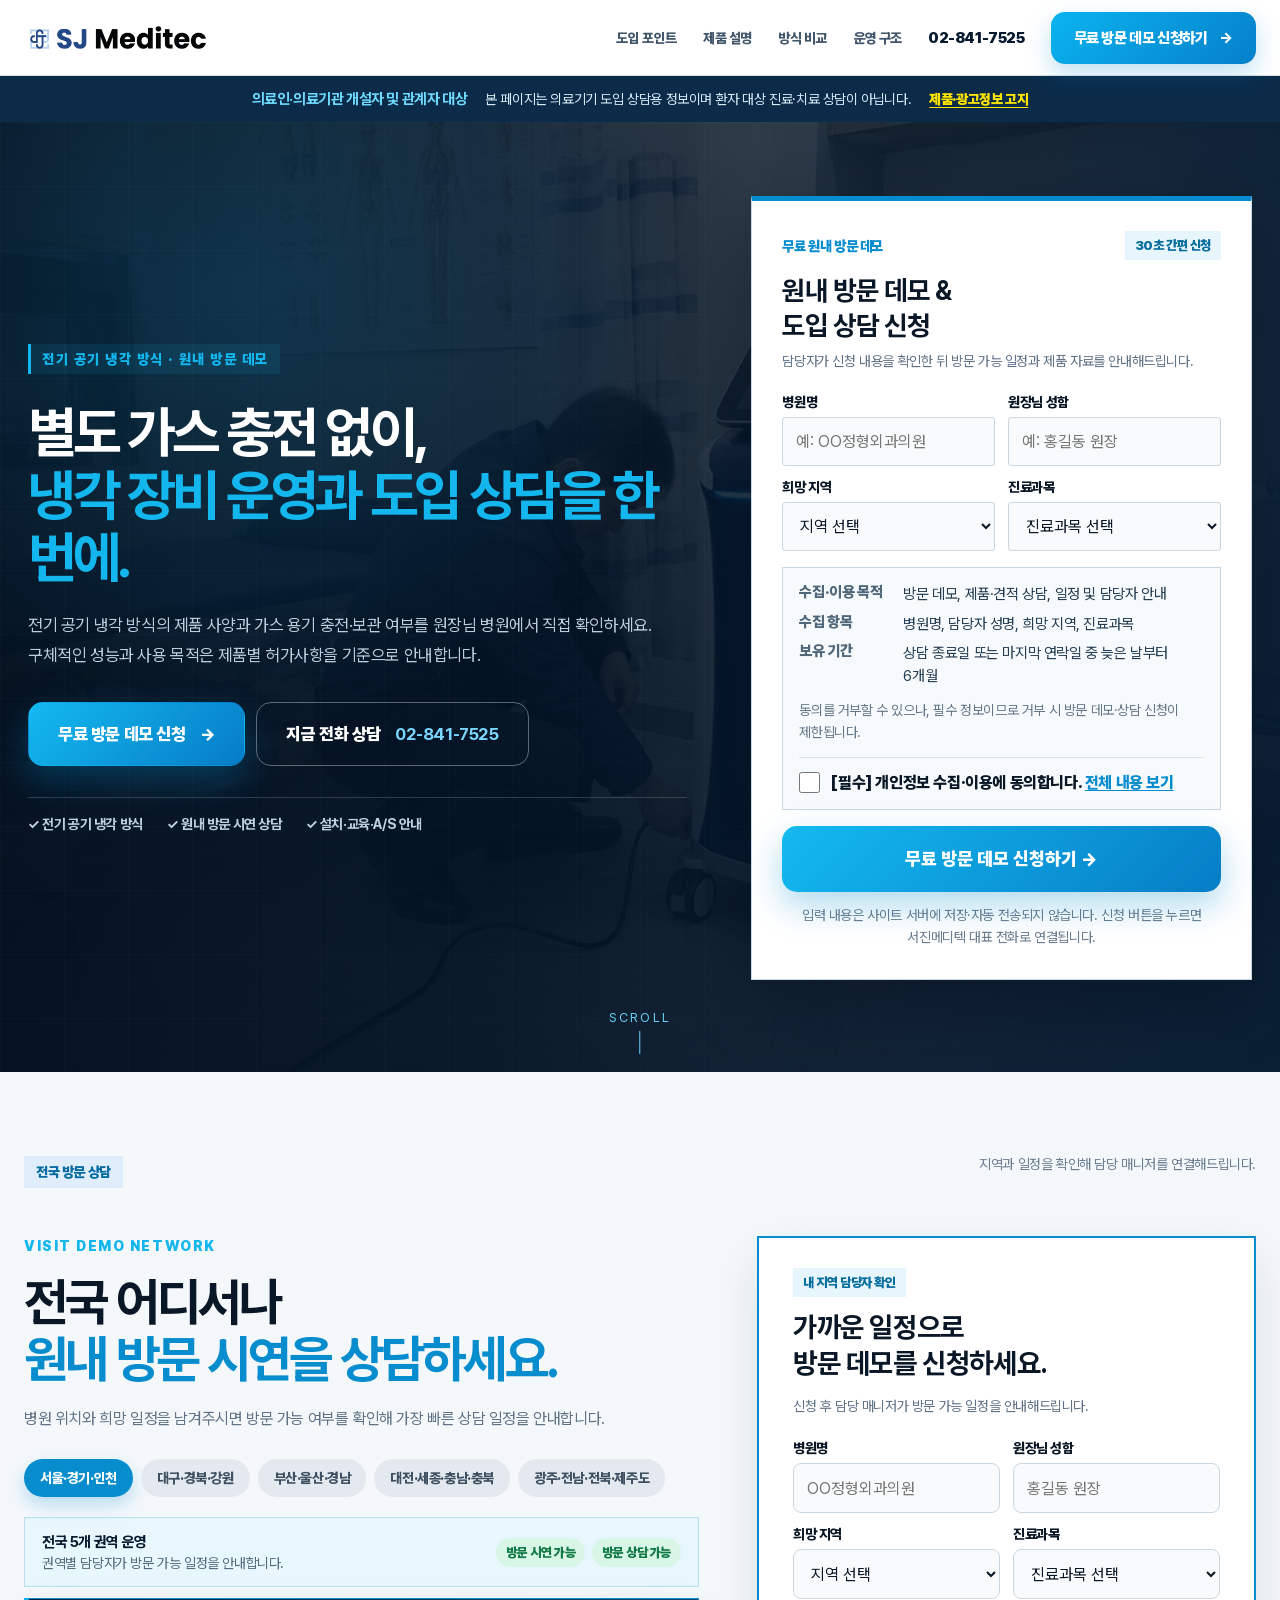
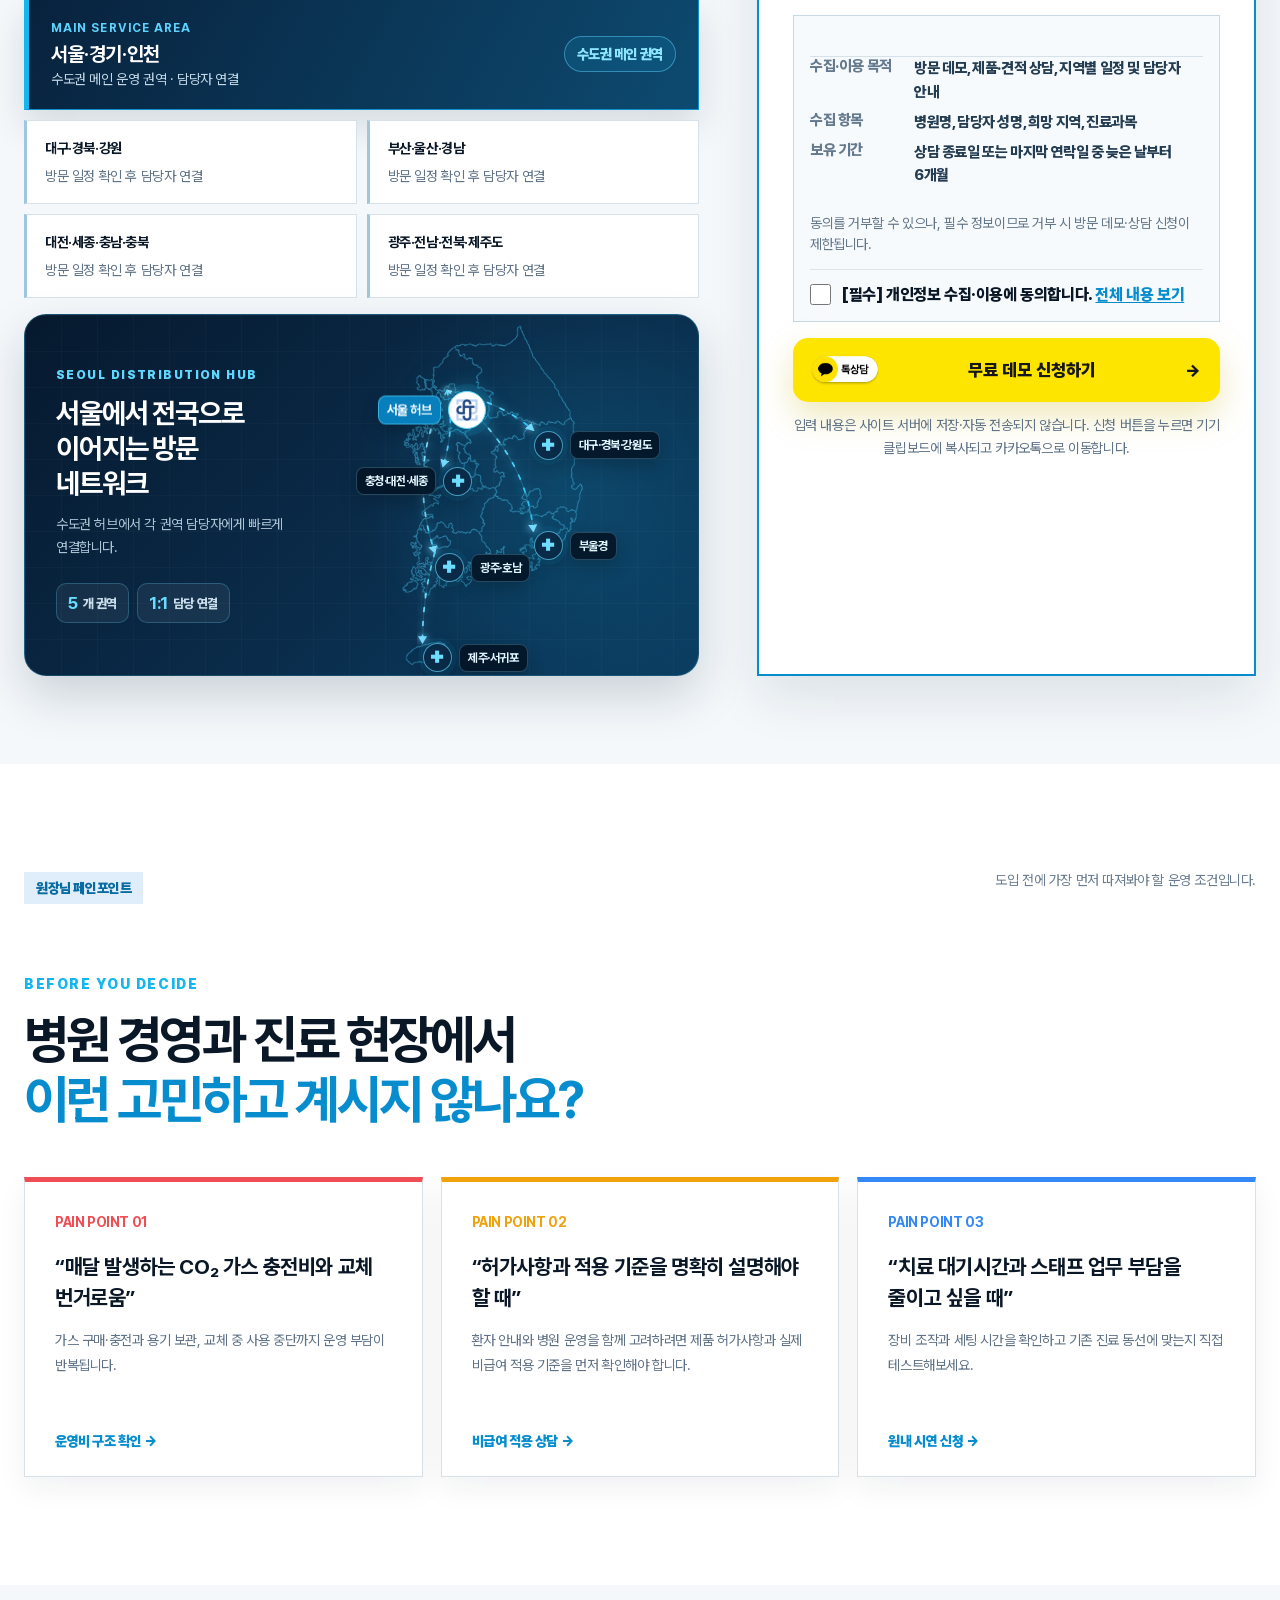
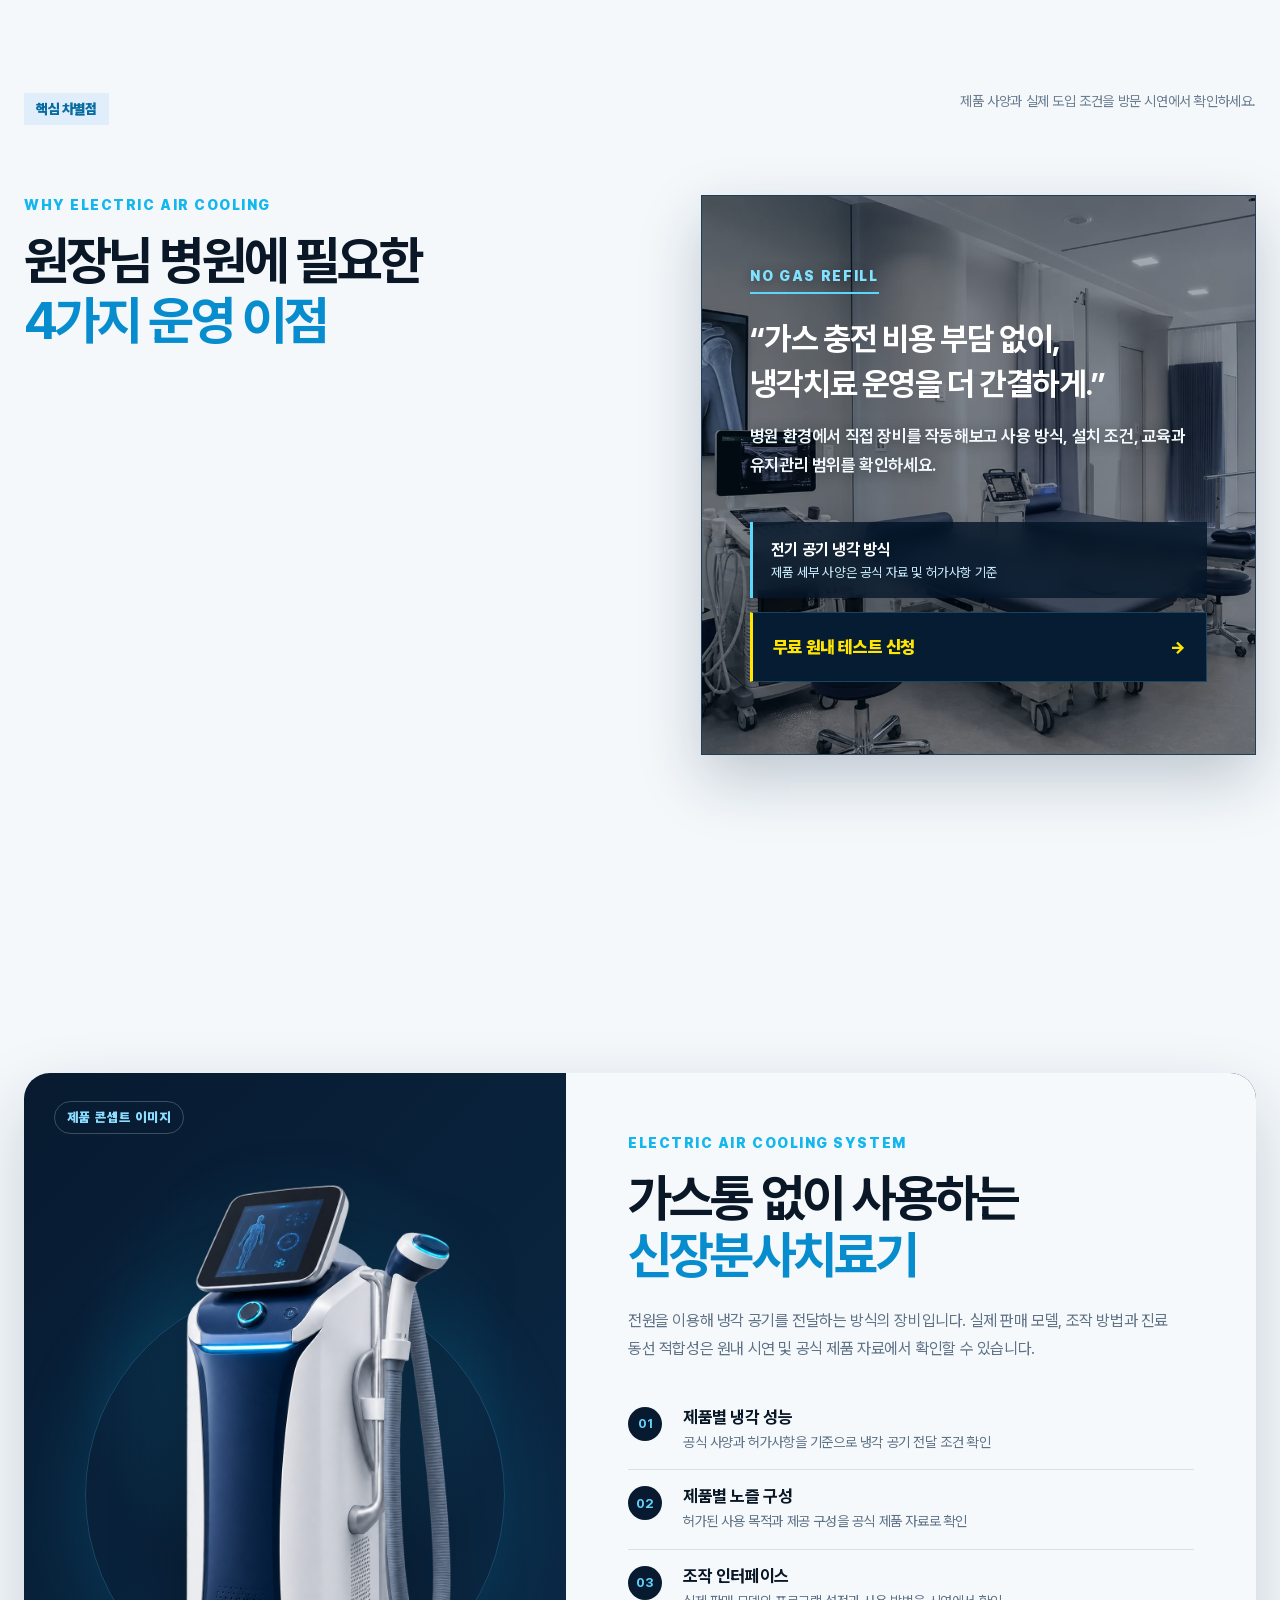
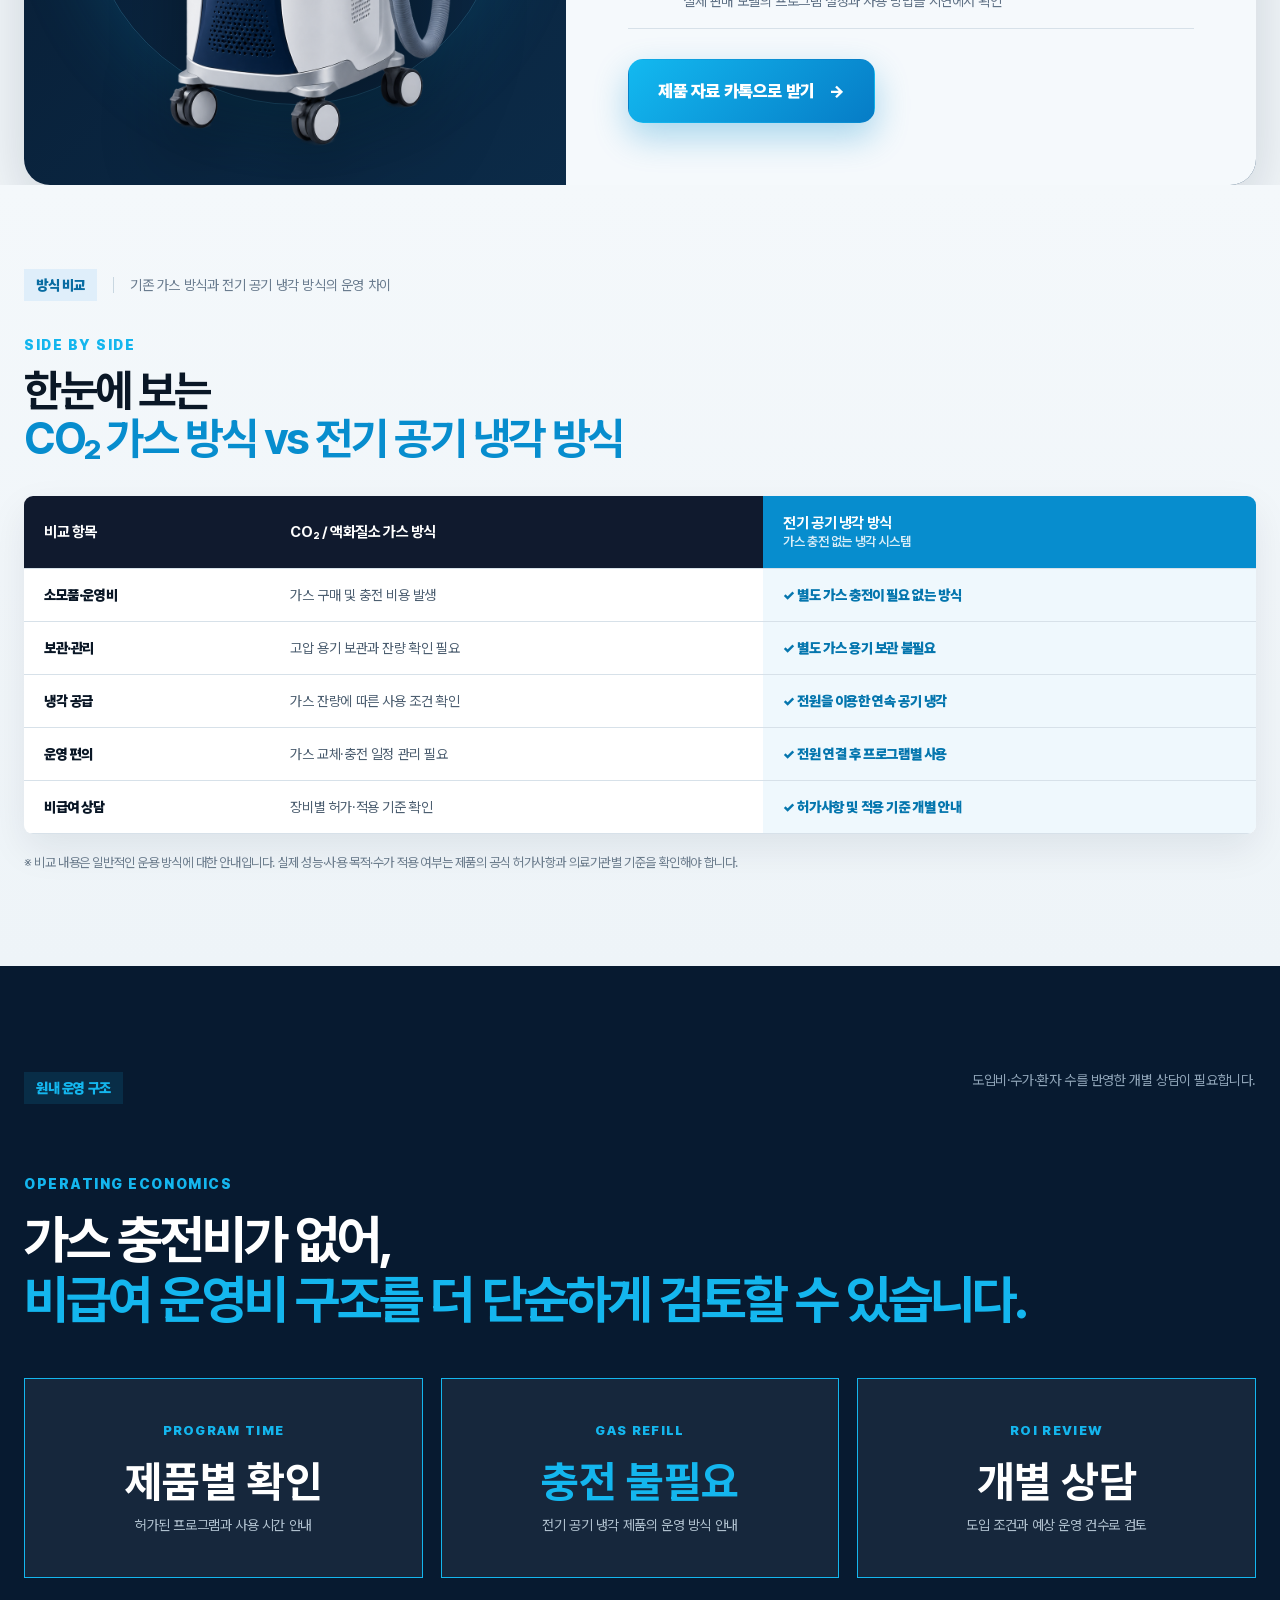
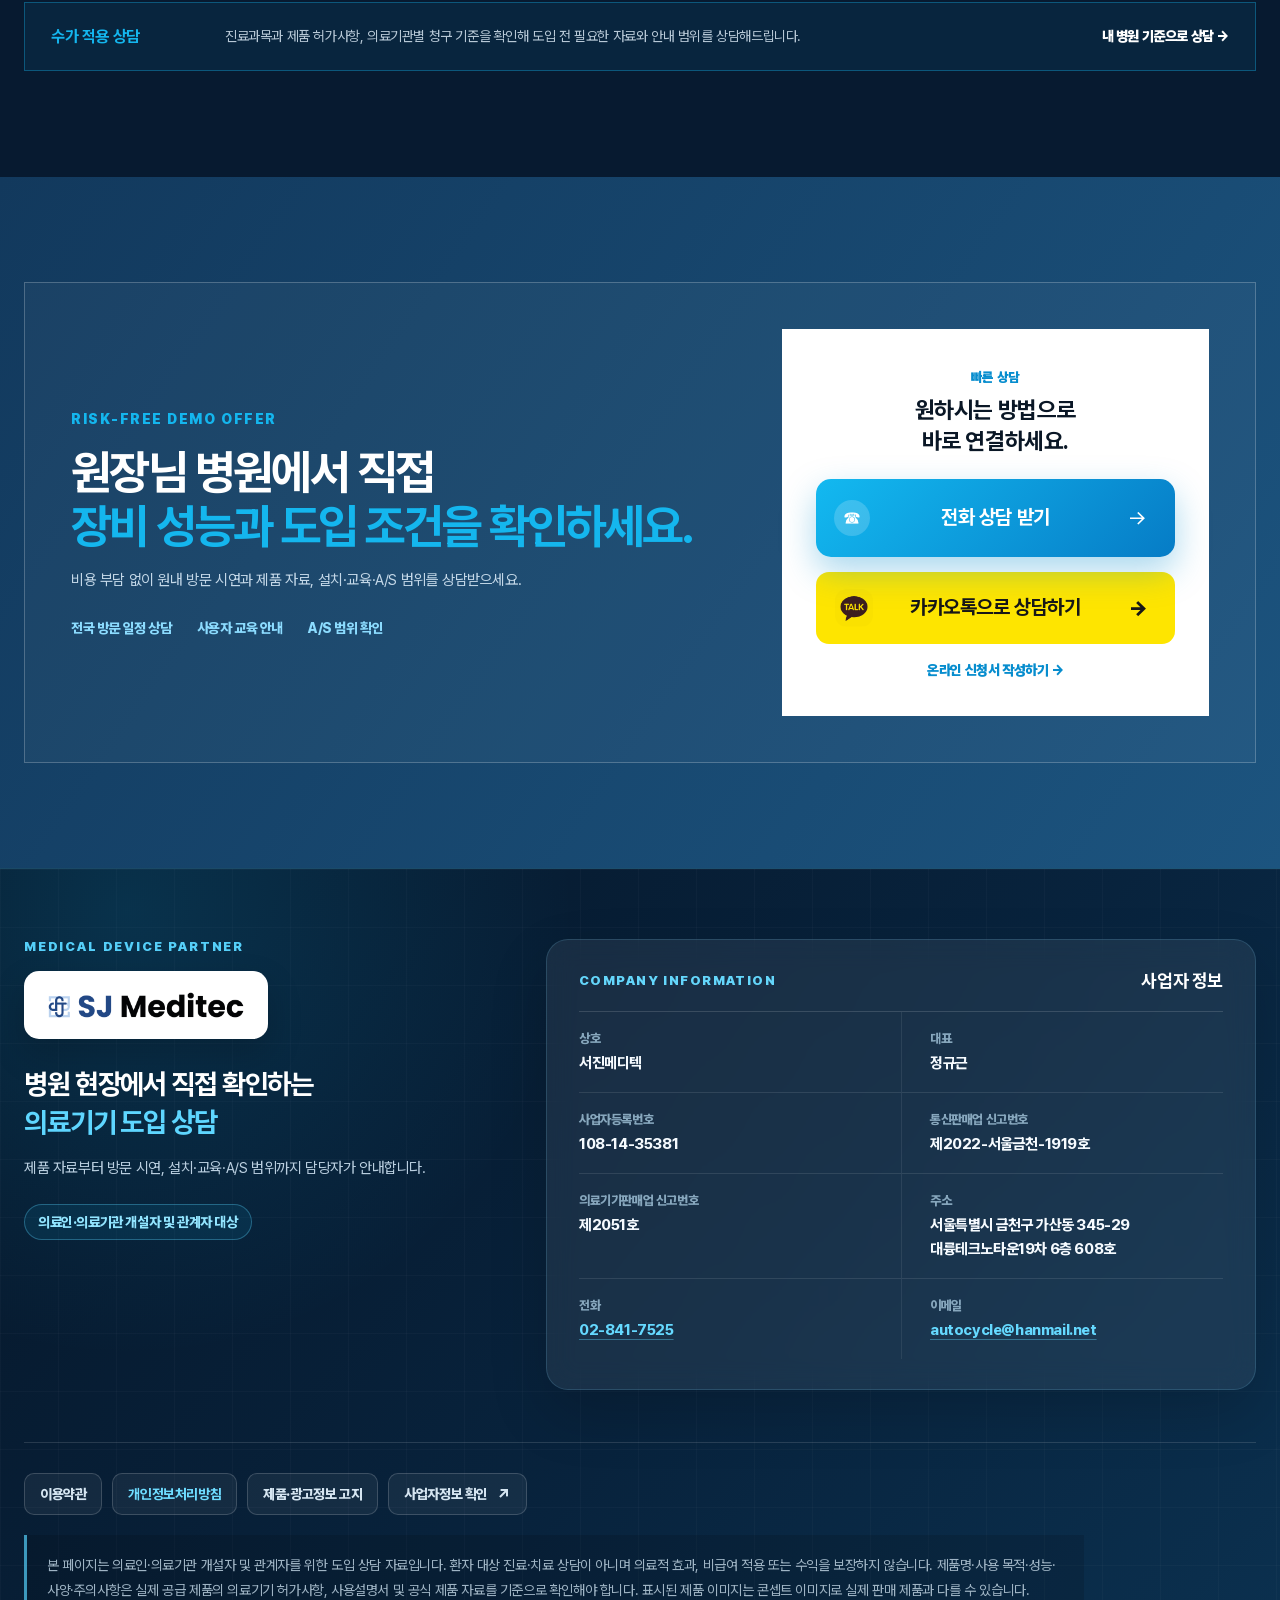
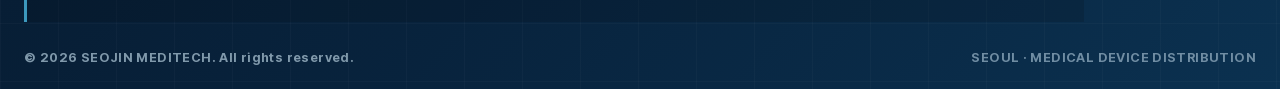
<file: index.html>
<!doctype html>
<html lang="ko">
<head>
  <meta charset="utf-8">
  <meta name="viewport" content="width=device-width, initial-scale=1">
  <meta name="referrer" content="no-referrer">
  <meta name="description" content="서진메디텍 신장분사치료기 원내 방문 데모 및 의료기기 도입 상담. 전기 공기 냉각 방식의 제품 사양과 도입 조건을 병원에서 직접 확인하세요.">
  <meta name="theme-color" content="#071a30">
  <title>신장분사치료기 방문 데모 | 서진메디텍</title>
  <link rel="icon" href="assets/logo-mark.png" type="image/png">
  <link rel="preload" href="assets/hero-installation-v1.webp" as="image" type="image/webp" fetchpriority="high">
  <link rel="stylesheet" href="styles-v2.css?v=20260828-04">
  <script type="application/ld+json">
  {
    "@context": "https://schema.org",
    "@type": "Organization",
    "name": "서진메디텍",
    "alternateName": "SJ Meditec",
    "telephone": "+82-2-841-7525",
    "email": "autocycle@hanmail.net",
    "address": {
      "@type": "PostalAddress",
      "streetAddress": "가산동 345-29, 대륭테크노타운19차 6층 608호",
      "addressLocality": "금천구",
      "addressRegion": "서울특별시",
      "addressCountry": "KR"
    }
  }
  </script>
</head>
<body>
  <div class="scroll-progress" aria-hidden="true"><span></span></div>

  <header class="topbar">
    <a class="brand" href="#top" aria-label="서진메디텍 홈">
      <img class="brand-logo" src="assets/logo-horizontal.png" alt="SJ Meditec 서진메디텍">
    </a>
    <nav aria-label="주요 메뉴">
      <a href="#benefit">도입 포인트</a>
      <a href="#product">제품 설명</a>
      <a href="#compare">방식 비교</a>
      <a href="#profit">운영 구조</a>
    </nav>
    <a class="top-phone" href="tel:028417525">02-841-7525</a>
    <a class="top-cta attention-cta" href="tel:028417525">무료 방문 데모 신청하기 <span>→</span></a>
  </header>

  <div class="audience-notice" role="note">
    <strong>의료인·의료기관 개설자 및 관계자 대상</strong>
    <span>본 페이지는 의료기기 도입 상담용 정보이며 환자 대상 진료·치료 상담이 아닙니다.</span>
    <a href="advertising-disclosure.html">제품·광고정보 고지</a>
  </div>

  <aside class="quick-rail" aria-label="빠른 상담">
    <p>QUICK CONTACT</p>
    <a class="quick-demo attention-cta quote-link" href="#quote"><span class="quick-icon">↗</span><strong>무료 데모<br>신청하기</strong><small>30초 간편 신청</small></a>
    <div class="quick-actions">
      <a href="tel:028417525"><span class="quick-action-icon" aria-hidden="true">☎</span><span class="quick-action-copy"><b>전화 상담 받기</b></span><i aria-hidden="true">›</i></a>
      <a class="kakao-link" href="https://pf.kakao.com/_xojxkbxj/chat" target="_blank" rel="noopener noreferrer"><img src="assets/kakaotalk-symbol.png" alt=""><span class="quick-action-copy"><b>카톡 상담하기</b><small>빠른 1:1 상담</small></span><i aria-hidden="true">›</i></a>
    </div>
    <a class="rail-top" href="#top"><span>↑</span><b>맨 위로</b></a>
  </aside>

  <main>
    <section class="hero" id="top">
      <div class="hero-inner">
        <div class="hero-copy reveal">
          <p class="eyebrow">전기 공기 냉각 방식 · 원내 방문 데모</p>
          <h1>별도 가스 충전 없이,<br><em>냉각 장비 운영과 도입 상담을 한 번에.</em></h1>
          <p class="hero-sub">전기 공기 냉각 방식의 제품 사양과 가스 용기 충전·보관 여부를 원장님 병원에서 직접 확인하세요. 구체적인 성능과 사용 목적은 제품별 허가사항을 기준으로 안내합니다.</p>
          <div class="hero-actions">
            <a class="button button-primary attention-cta quote-link" href="#quote">무료 방문 데모 신청 <span>→</span></a>
            <a class="button button-ghost" href="tel:028417525">지금 전화 상담 <strong>02-841-7525</strong></a>
          </div>
          <div class="trust-row" aria-label="제품 및 상담 특징">
            <span>✓ 전기 공기 냉각 방식</span>
            <span>✓ 원내 방문 시연 상담</span>
            <span>✓ 설치·교육·A/S 안내</span>
          </div>
        </div>

        <form class="quote-card lead-form reveal" id="quote" novalidate onsubmit="return false">
          <div class="quote-head">
            <p>무료 원내 방문 데모</p>
            <span>30초 간편 신청</span>
          </div>
          <h2>원내 방문 데모 &amp;<br>도입 상담 신청</h2>
          <p class="quote-sub">담당자가 신청 내용을 확인한 뒤 방문 가능 일정과 제품 자료를 안내해드립니다.</p>
          <div class="form-grid">
            <label><span>병원명</span><input name="clinic" autocomplete="organization" placeholder="예: OO정형외과의원" required></label>
            <label><span>원장님 성함</span><input name="director" autocomplete="name" placeholder="예: 홍길동 원장" required></label>
            <label><span>희망 지역</span><select name="region" required><option value="">지역 선택</option><option>서울·경기·인천</option><option>대구·경북·강원</option><option>부산·울산·경남</option><option>대전·세종·충남·충북</option><option>광주·전남·전북·제주도</option><option>기타 지역</option></select></label>
            <label><span>진료과목</span><select name="department" required><option value="">진료과목 선택</option><option>정형외과</option><option>마취통증의학과</option><option>재활의학과</option><option>신경외과</option><option>한의원</option><option>기타</option></select></label>
          </div>
          <div class="consent-panel" id="hero-consent-detail">
            <dl>
              <dt>수집·이용 목적</dt><dd>방문 데모, 제품·견적 상담, 일정 및 담당자 안내</dd>
              <dt>수집 항목</dt><dd>병원명, 담당자 성명, 희망 지역, 진료과목</dd>
              <dt>보유 기간</dt><dd>상담 종료일 또는 마지막 연락일 중 늦은 날부터 6개월</dd>
            </dl>
            <p class="consent-refusal">동의를 거부할 수 있으나, 필수 정보이므로 거부 시 방문 데모·상담 신청이 제한됩니다.</p>
            <label class="consent"><input type="checkbox" name="consent" required aria-describedby="hero-consent-detail"><span>[필수] 개인정보 수집·이용에 동의합니다. <a href="privacy.html#collection-consent" target="_blank" rel="noopener noreferrer">전체 내용 보기</a></span></label>
          </div>
          <button class="attention-cta" type="submit">무료 방문 데모 신청하기 <span>→</span></button>
          <p class="form-note">입력 내용은 사이트 서버에 저장·자동 전송되지 않습니다. 신청 버튼을 누르면 서진메디텍 대표 전화로 연결됩니다.</p>
          <div class="form-message" role="status" aria-live="polite"></div>
        </form>
      </div>
      <a class="scroll-cue" href="#network"><span>SCROLL</span><i></i></a>
    </section>

    <section class="network section" id="network">
      <div class="section-topline reveal">
        <p>전국 방문 상담</p>
        <span>지역과 일정을 확인해 담당 매니저를 연결해드립니다.</span>
      </div>
      <div class="network-grid">
        <div class="network-copy reveal">
          <p class="section-kicker">VISIT DEMO NETWORK</p>
          <h2>전국 어디서나<br><em>원내 방문 시연을 상담하세요.</em></h2>
          <p>병원 위치와 희망 일정을 남겨주시면 방문 가능 여부를 확인해 가장 빠른 상담 일정을 안내합니다.</p>
          <div class="region-tabs" aria-label="상담 가능 지역">
            <span class="active">서울·경기·인천</span><span>대구·경북·강원</span><span>부산·울산·경남</span><span>대전·세종·충남·충북</span><span>광주·전남·전북·제주도</span>
          </div>
          <div class="region-capability">
            <div><strong>전국 5개 권역 운영</strong><small>권역별 담당자가 방문 가능 일정을 안내합니다.</small></div>
            <p><span>방문 시연 가능</span><span>방문 상담 가능</span></p>
          </div>
          <div class="region-list">
            <article class="featured"><div><b>MAIN SERVICE AREA</b><strong>서울·경기·인천</strong><small>수도권 메인 운영 권역 · 담당자 연결</small></div><span>수도권 메인 권역</span></article>
            <article><strong>대구·경북·강원</strong><small>방문 일정 확인 후 담당자 연결</small></article>
            <article><strong>부산·울산·경남</strong><small>방문 일정 확인 후 담당자 연결</small></article>
            <article><strong>대전·세종·충남·충북</strong><small>방문 일정 확인 후 담당자 연결</small></article>
            <article><strong>광주·전남·전북·제주도</strong><small>방문 일정 확인 후 담당자 연결</small></article>
          </div>
          <div class="service-map reveal">
            <div class="service-map-copy">
              <span>SEOUL DISTRIBUTION HUB</span>
              <h3>서울에서 전국으로<br>이어지는 방문 네트워크</h3>
              <p>수도권 허브에서 각 권역 담당자에게 빠르게 연결합니다.</p>
              <div class="map-stats" aria-label="전국 방문 네트워크 요약">
                <span><b>5</b>개 권역</span>
                <span><b>1:1</b> 담당 연결</span>
              </div>
            </div>
            <div class="map-stage" role="img" aria-label="서울 허브에서 충청·대전·세종, 대구·경북·강원도, 부산·울산·경남, 광주·호남을 거쳐 제주·서귀포로 연결되는 방문 시연 네트워크 지도">
              <img class="map-outline" src="assets/south-korea-map-outline.png" alt="" aria-hidden="true">
              <svg class="map-routes" viewBox="0 0 100 100" preserveAspectRatio="none" aria-hidden="true">
                <defs>
                  <linearGradient id="route-glow" x1="0" y1="0" x2="1" y2="1">
                    <stop offset="0" stop-color="#9fe9ff"/>
                    <stop offset="1" stop-color="#19bdf2"/>
                  </linearGradient>
                  <filter id="route-blur" x="-40%" y="-40%" width="180%" height="180%">
                    <feGaussianBlur stdDeviation="1.1" result="blur"/>
                    <feMerge><feMergeNode in="blur"/><feMergeNode in="SourceGraphic"/></feMerge>
                  </filter>
                  <marker id="route-arrow" viewBox="0 0 8 8" refX="6.5" refY="4" markerWidth="5" markerHeight="5" orient="auto">
                    <path d="M0 0 8 4 0 8Z" fill="#76dcff"/>
                  </marker>
                </defs>
                <g class="route-lines">
                  <path class="route-base" d="M39 21 Q41 31 38 42"/>
                  <path class="route-base" d="M39 21 Q52 24 60 32"/>
                  <path class="route-base" d="M39 21 Q58 37 60 60"/>
                  <path class="route-base" d="M39 21 Q29 42 36 66"/>
                  <path class="route-base" d="M36 66 Q33 78 33 91"/>
                  <path class="route-flow route-one" d="M39 21 Q41 31 38 42" marker-end="url(#route-arrow)"/>
                  <path class="route-flow route-two" d="M39 21 Q52 24 60 32" marker-end="url(#route-arrow)"/>
                  <path class="route-flow route-three" d="M39 21 Q58 37 60 60" marker-end="url(#route-arrow)"/>
                  <path class="route-flow route-four" d="M39 21 Q29 42 36 66" marker-end="url(#route-arrow)"/>
                  <path class="route-flow route-five" d="M36 66 Q33 78 33 91" marker-end="url(#route-arrow)"/>
                </g>
              </svg>
              <span class="map-node map-hub label-left" style="--x:39%;--y:21%;--delay:0s"><span class="node-icon"><img src="assets/logo-mark.png" alt=""></span><b>서울 허브</b></span>
              <span class="map-node label-left" style="--x:38%;--y:42%;--delay:.2s"><span class="node-icon">✚</span><b>충청·대전·세종</b></span>
              <span class="map-node" style="--x:60%;--y:32%;--delay:.55s"><span class="node-icon">✚</span><b>대구·경북·강원도</b></span>
              <span class="map-node" style="--x:60%;--y:60%;--delay:.8s"><span class="node-icon">✚</span><b>부울경</b></span>
              <span class="map-node" style="--x:36%;--y:66%;--delay:.4s"><span class="node-icon">✚</span><b>광주·호남</b></span>
              <span class="map-node" style="--x:33%;--y:91%;--delay:.7s"><span class="node-icon">✚</span><b>제주·서귀포</b></span>
            </div>
          </div>
        </div>
        <form class="network-card network-form lead-form reveal" id="regional-quote" novalidate onsubmit="return false">
          <span class="card-badge">내 지역 담당자 확인</span>
          <h3>가까운 일정으로<br>방문 데모를 신청하세요.</h3>
          <p>신청 후 담당 매니저가 방문 가능 일정을 안내해드립니다.</p>
          <div class="network-form-grid">
            <label><span>병원명</span><input name="clinic" autocomplete="organization" placeholder="OO정형외과의원" required></label>
            <label><span>원장님 성함</span><input name="director" autocomplete="name" placeholder="홍길동 원장" required></label>
            <label><span>희망 지역</span><select name="region" required><option value="">지역 선택</option><option>서울·경기·인천</option><option>대구·경북·강원</option><option>부산·울산·경남</option><option>대전·세종·충남·충북</option><option>광주·전남·전북·제주도</option><option>기타 지역</option></select></label>
            <label><span>진료과목</span><select name="department" required><option value="">진료과목 선택</option><option>정형외과</option><option>마취통증의학과</option><option>재활의학과</option><option>신경외과</option><option>한의원</option><option>기타</option></select></label>
          </div>
          <div class="consent-panel" id="region-consent-detail">
            <dl>
              <dt>수집·이용 목적</dt><dd>방문 데모, 제품·견적 상담, 지역별 일정 및 담당자 안내</dd>
              <dt>수집 항목</dt><dd>병원명, 담당자 성명, 희망 지역, 진료과목</dd>
              <dt>보유 기간</dt><dd>상담 종료일 또는 마지막 연락일 중 늦은 날부터 6개월</dd>
            </dl>
            <p class="consent-refusal">동의를 거부할 수 있으나, 필수 정보이므로 거부 시 방문 데모·상담 신청이 제한됩니다.</p>
            <label class="consent"><input type="checkbox" name="consent" required aria-describedby="region-consent-detail"><span>[필수] 개인정보 수집·이용에 동의합니다. <a href="privacy.html#collection-consent" target="_blank" rel="noopener noreferrer">전체 내용 보기</a></span></label>
          </div>
          <button class="attention-cta" type="submit"><img src="assets/kakaotalk-channel-official.png" alt="카카오톡 채널 톡상담"><strong>무료 데모 신청하기</strong><span>→</span></button>
          <p class="form-note">입력 내용은 사이트 서버에 저장·자동 전송되지 않습니다. 신청 버튼을 누르면 기기 클립보드에 복사되고 카카오톡으로 이동합니다.</p>
          <div class="form-message" role="status" aria-live="polite"></div>
        </form>
      </div>
    </section>

    <section class="pain section" id="pain">
      <div class="section-topline reveal">
        <p>원장님 페인포인트</p>
        <span>도입 전에 가장 먼저 따져봐야 할 운영 조건입니다.</span>
      </div>
      <div class="section-heading reveal">
        <p class="section-kicker">BEFORE YOU DECIDE</p>
        <h2>병원 경영과 진료 현장에서<br><em>이런 고민하고 계시지 않나요?</em></h2>
      </div>
      <div class="pain-grid">
        <article class="reveal red"><b>PAIN POINT 01</b><h3>“매달 발생하는 CO₂ 가스 충전비와 교체 번거로움”</h3><p>가스 구매·충전과 용기 보관, 교체 중 사용 중단까지 운영 부담이 반복됩니다.</p><a class="quote-link" href="#quote">운영비 구조 확인 →</a></article>
        <article class="reveal amber"><b>PAIN POINT 02</b><h3>“허가사항과 적용 기준을 명확히 설명해야 할 때”</h3><p>환자 안내와 병원 운영을 함께 고려하려면 제품 허가사항과 실제 비급여 적용 기준을 먼저 확인해야 합니다.</p><a class="quote-link" href="#quote">비급여 적용 상담 →</a></article>
        <article class="reveal blue"><b>PAIN POINT 03</b><h3>“치료 대기시간과 스태프 업무 부담을 줄이고 싶을 때”</h3><p>장비 조작과 세팅 시간을 확인하고 기존 진료 동선에 맞는지 직접 테스트해보세요.</p><a class="quote-link" href="#quote">원내 시연 신청 →</a></article>
      </div>
    </section>

    <section class="benefit section" id="benefit">
      <div class="section-topline reveal">
        <p>핵심 차별점</p>
        <span>제품 사양과 실제 도입 조건을 방문 시연에서 확인하세요.</span>
      </div>
      <div class="benefit-grid">
        <div class="benefit-copy reveal">
          <p class="section-kicker">WHY ELECTRIC AIR COOLING</p>
          <h2>원장님 병원에 필요한<br><em>4가지 운영 이점</em></h2>
          <ul>
            <li><span>01</span><div><strong>별도 가스 충전 없는 방식</strong><p>제품별 공식 사양을 기준으로 가스 구매·충전·보관 필요 여부를 확인합니다.</p></div></li>
            <li><span>02</span><div><strong>비급여 적용 기준 상담</strong><p>제품 허가사항과 의료기관별 청구 기준을 바탕으로 적용 가능 여부를 안내합니다.</p></div></li>
            <li><span>03</span><div><strong>냉각 성능 · 노즐 구성 확인</strong><p>사용 부위와 목적에 맞춘 장비 구성과 제품별 공식 사양을 확인합니다.</p></div></li>
            <li><span>04</span><div><strong>프로그램별 사용 시간 확인</strong><p>허가된 사용 방법과 원내 진료 동선 적합성을 방문 시연에서 확인합니다.</p></div></li>
          </ul>
        </div>
        <div class="benefit-banner reveal">
          <span>NO GAS REFILL</span>
          <h3>“가스 충전 비용 부담 없이,<br>냉각치료 운영을 더 간결하게.”</h3>
          <p>병원 환경에서 직접 장비를 작동해보고 사용 방식, 설치 조건, 교육과 유지관리 범위를 확인하세요.</p>
          <div><strong>전기 공기 냉각 방식</strong><small>제품 세부 사양은 공식 자료 및 허가사항 기준</small></div>
          <a class="button button-white attention-cta quote-link" href="#quote">무료 원내 테스트 신청 <span>→</span></a>
        </div>
      </div>
    </section>

    <section class="product section" id="product">
      <div class="section-topline reveal">
        <p>제품 설명</p>
        <span>병원 현장에서 확인하는 전기 공기 냉각 솔루션</span>
      </div>
      <div class="product-stage">
        <div class="product-visual reveal">
          <span>제품 콘셉트 이미지</span>
          <img src="assets/concept-cryo-device-v1.png" alt="실제 판매 제품이 아닌 신장분사치료기 콘셉트 이미지">
          <div class="product-orbit" aria-hidden="true"></div>
        </div>
        <div class="product-copy reveal">
          <p class="section-kicker">ELECTRIC AIR COOLING SYSTEM</p>
          <h2>가스통 없이 사용하는<br><em>신장분사치료기</em></h2>
          <p class="product-lead">전원을 이용해 냉각 공기를 전달하는 방식의 장비입니다. 실제 판매 모델, 조작 방법과 진료 동선 적합성은 원내 시연 및 공식 제품 자료에서 확인할 수 있습니다.</p>
          <div class="product-points">
            <article><b>01</b><div><strong>제품별 냉각 성능</strong><p>공식 사양과 허가사항을 기준으로 냉각 공기 전달 조건 확인</p></div></article>
            <article><b>02</b><div><strong>제품별 노즐 구성</strong><p>허가된 사용 목적과 제공 구성을 공식 제품 자료로 확인</p></div></article>
            <article><b>03</b><div><strong>조작 인터페이스</strong><p>실제 판매 모델의 프로그램 설정과 사용 방법을 시연에서 확인</p></div></article>
          </div>
          <a class="button button-primary attention-cta kakao-link" href="https://pf.kakao.com/_xojxkbxj/chat" target="_blank" rel="noopener noreferrer">제품 자료 카톡으로 받기 <span>→</span></a>
        </div>
      </div>
    </section>

    <section class="compare section" id="compare">
      <div class="section-topline reveal">
        <p>방식 비교</p>
        <span>기존 가스 방식과 전기 공기 냉각 방식의 운영 차이</span>
      </div>
      <div class="section-heading reveal">
        <p class="section-kicker">SIDE BY SIDE</p>
        <h2>한눈에 보는<br><em>CO₂ 가스 방식 vs 전기 공기 냉각 방식</em></h2>
      </div>
      <div class="comparison-table reveal" role="region" aria-label="냉각 방식 비교표" tabindex="0">
        <table>
          <thead><tr><th>비교 항목</th><th>CO₂ / 액화질소 가스 방식</th><th>전기 공기 냉각 방식<br><small>가스 충전 없는 냉각 시스템</small></th></tr></thead>
          <tbody>
            <tr><th>소모품·운영비</th><td>가스 구매 및 충전 비용 발생</td><td>✓ 별도 가스 충전이 필요 없는 방식</td></tr>
            <tr><th>보관·관리</th><td>고압 용기 보관과 잔량 확인 필요</td><td>✓ 별도 가스 용기 보관 불필요</td></tr>
            <tr><th>냉각 공급</th><td>가스 잔량에 따른 사용 조건 확인</td><td>✓ 전원을 이용한 연속 공기 냉각</td></tr>
            <tr><th>운영 편의</th><td>가스 교체·충전 일정 관리 필요</td><td>✓ 전원 연결 후 프로그램별 사용</td></tr>
            <tr><th>비급여 상담</th><td>장비별 허가·적용 기준 확인</td><td>✓ 허가사항 및 적용 기준 개별 안내</td></tr>
          </tbody>
        </table>
      </div>
      <p class="evidence-note">※ 비교 내용은 일반적인 운용 방식에 대한 안내입니다. 실제 성능·사용 목적·수가 적용 여부는 제품의 공식 허가사항과 의료기관별 기준을 확인해야 합니다.</p>
    </section>

    <section class="profit" id="profit">
      <div class="profit-inner">
        <div class="section-topline reveal">
          <p>원내 운영 구조</p>
          <span>도입비·수가·환자 수를 반영한 개별 상담이 필요합니다.</span>
        </div>
        <p class="section-kicker reveal">OPERATING ECONOMICS</p>
        <h2 class="reveal">가스 충전비가 없어,<br><em>비급여 운영비 구조를 더 단순하게 검토할 수 있습니다.</em></h2>
        <div class="profit-cards">
          <article class="reveal"><span>PROGRAM TIME</span><strong>제품별 확인</strong><p>허가된 프로그램과 사용 시간 안내</p></article>
          <article class="reveal"><span>GAS REFILL</span><strong>충전 불필요</strong><p>전기 공기 냉각 제품의 운영 방식 안내</p></article>
          <article class="reveal"><span>ROI REVIEW</span><strong>개별 상담</strong><p>도입 조건과 예상 운영 건수로 검토</p></article>
        </div>
        <div class="profit-note reveal"><strong>수가 적용 상담</strong><p>진료과목과 제품 허가사항, 의료기관별 청구 기준을 확인해 도입 전 필요한 자료와 안내 범위를 상담해드립니다.</p><a class="quote-link" href="#quote">내 병원 기준으로 상담 →</a></div>
      </div>
    </section>

    <section class="final-cta" id="contact">
      <div class="final-inner reveal">
        <div>
          <p class="section-kicker">RISK-FREE DEMO OFFER</p>
          <h2>원장님 병원에서 직접<br><em>장비 성능과 도입 조건을 확인하세요.</em></h2>
          <p>비용 부담 없이 원내 방문 시연과 제품 자료, 설치·교육·A/S 범위를 상담받으세요.</p>
          <div class="final-meta"><span>전국 방문 일정 상담</span><span>사용자 교육 안내</span><span>A/S 범위 확인</span></div>
        </div>
        <div class="final-contact">
          <small>빠른 상담</small>
          <h3>원하시는 방법으로<br>바로 연결하세요.</h3>
          <a class="phone-button attention-cta" href="tel:028417525"><span class="contact-icon" aria-hidden="true">☎</span><span class="contact-copy"><strong>전화 상담 받기</strong></span><i aria-hidden="true">→</i></a>
          <a class="kakao-button kakao-link" href="https://pf.kakao.com/_xojxkbxj/chat" target="_blank" rel="noopener noreferrer"><img src="assets/kakaotalk-symbol.png" alt=""><span class="contact-copy"><strong>카카오톡으로 상담하기</strong></span><i aria-hidden="true">→</i></a>
          <a class="text-link quote-link" href="#quote">온라인 신청서 작성하기 →</a>
        </div>
      </div>
    </section>
  </main>

  <footer>
    <div class="footer-inner">
      <div class="footer-main">
        <div class="footer-identity">
          <p class="footer-kicker">MEDICAL DEVICE PARTNER</p>
          <div class="footer-logo-panel"><img src="assets/logo-horizontal.png" alt="SJ Meditec 서진메디텍"></div>
          <h2>병원 현장에서 직접 확인하는<br><em>의료기기 도입 상담</em></h2>
          <p>제품 자료부터 방문 시연, 설치·교육·A/S 범위까지 담당자가 안내합니다.</p>
          <span class="footer-audience">의료인·의료기관 개설자 및 관계자 대상</span>
        </div>
        <div class="footer-company-card">
          <div class="footer-card-head"><span>COMPANY INFORMATION</span><strong>사업자 정보</strong></div>
          <dl class="company-info">
            <div><dt>상호</dt><dd>서진메디텍</dd></div>
            <div><dt>대표</dt><dd>정규근</dd></div>
            <div><dt>사업자등록번호</dt><dd>108-14-35381</dd></div>
            <div><dt>통신판매업 신고번호</dt><dd>제2022-서울금천-1919호</dd></div>
            <div><dt>의료기기판매업 신고번호</dt><dd>제2051호</dd></div>
            <div class="company-address"><dt>주소</dt><dd>서울특별시 금천구 가산동 345-29<br>대륭테크노타운19차 6층 608호</dd></div>
            <div><dt>전화</dt><dd><a href="tel:028417525">02-841-7525</a></dd></div>
            <div><dt>이메일</dt><dd><a href="mailto:autocycle@hanmail.net">autocycle@hanmail.net</a></dd></div>
          </dl>
        </div>
      </div>
      <div class="footer-legal">
        <nav class="footer-links" aria-label="정책 및 사업자정보">
          <a href="terms.html">이용약관</a>
          <a href="privacy.html"><strong>개인정보처리방침</strong></a>
          <a href="advertising-disclosure.html">제품·광고정보 고지</a>
          <a href="https://www.ftc.go.kr/www/selectBizCommList.do?key=254" target="_blank" rel="noopener noreferrer">사업자정보 확인 <span>↗</span></a>
        </nav>
        <p class="legal-note">본 페이지는 의료인·의료기관 개설자 및 관계자를 위한 도입 상담 자료입니다. 환자 대상 진료·치료 상담이 아니며 의료적 효과, 비급여 적용 또는 수익을 보장하지 않습니다. 제품명·사용 목적·성능·사양·주의사항은 실제 공급 제품의 의료기기 허가사항, 사용설명서 및 공식 제품 자료를 기준으로 확인해야 합니다. 표시된 제품 이미지는 콘셉트 이미지로 실제 판매 제품과 다를 수 있습니다.</p>
      </div>
      <div class="footer-bottom"><p class="copyright">© 2026 SEOJIN MEDITECH. All rights reserved.</p><p>SEOUL · MEDICAL DEVICE DISTRIBUTION</p></div>
    </div>
  </footer>

  <nav class="mobile-cta" aria-label="모바일 빠른 상담">
    <a class="mobile-call" href="tel:028417525"><span>전화 바로 연결</span><b>전화 상담 받기</b></a>
    <a class="mobile-quote attention-cta quote-link" href="#quote"><span>30초 간편 신청</span><b>무료 데모 신청하기 →</b></a>
  </nav>

  <script src="script.js?v=20260828-01"></script>
</body>
</html>
</file>
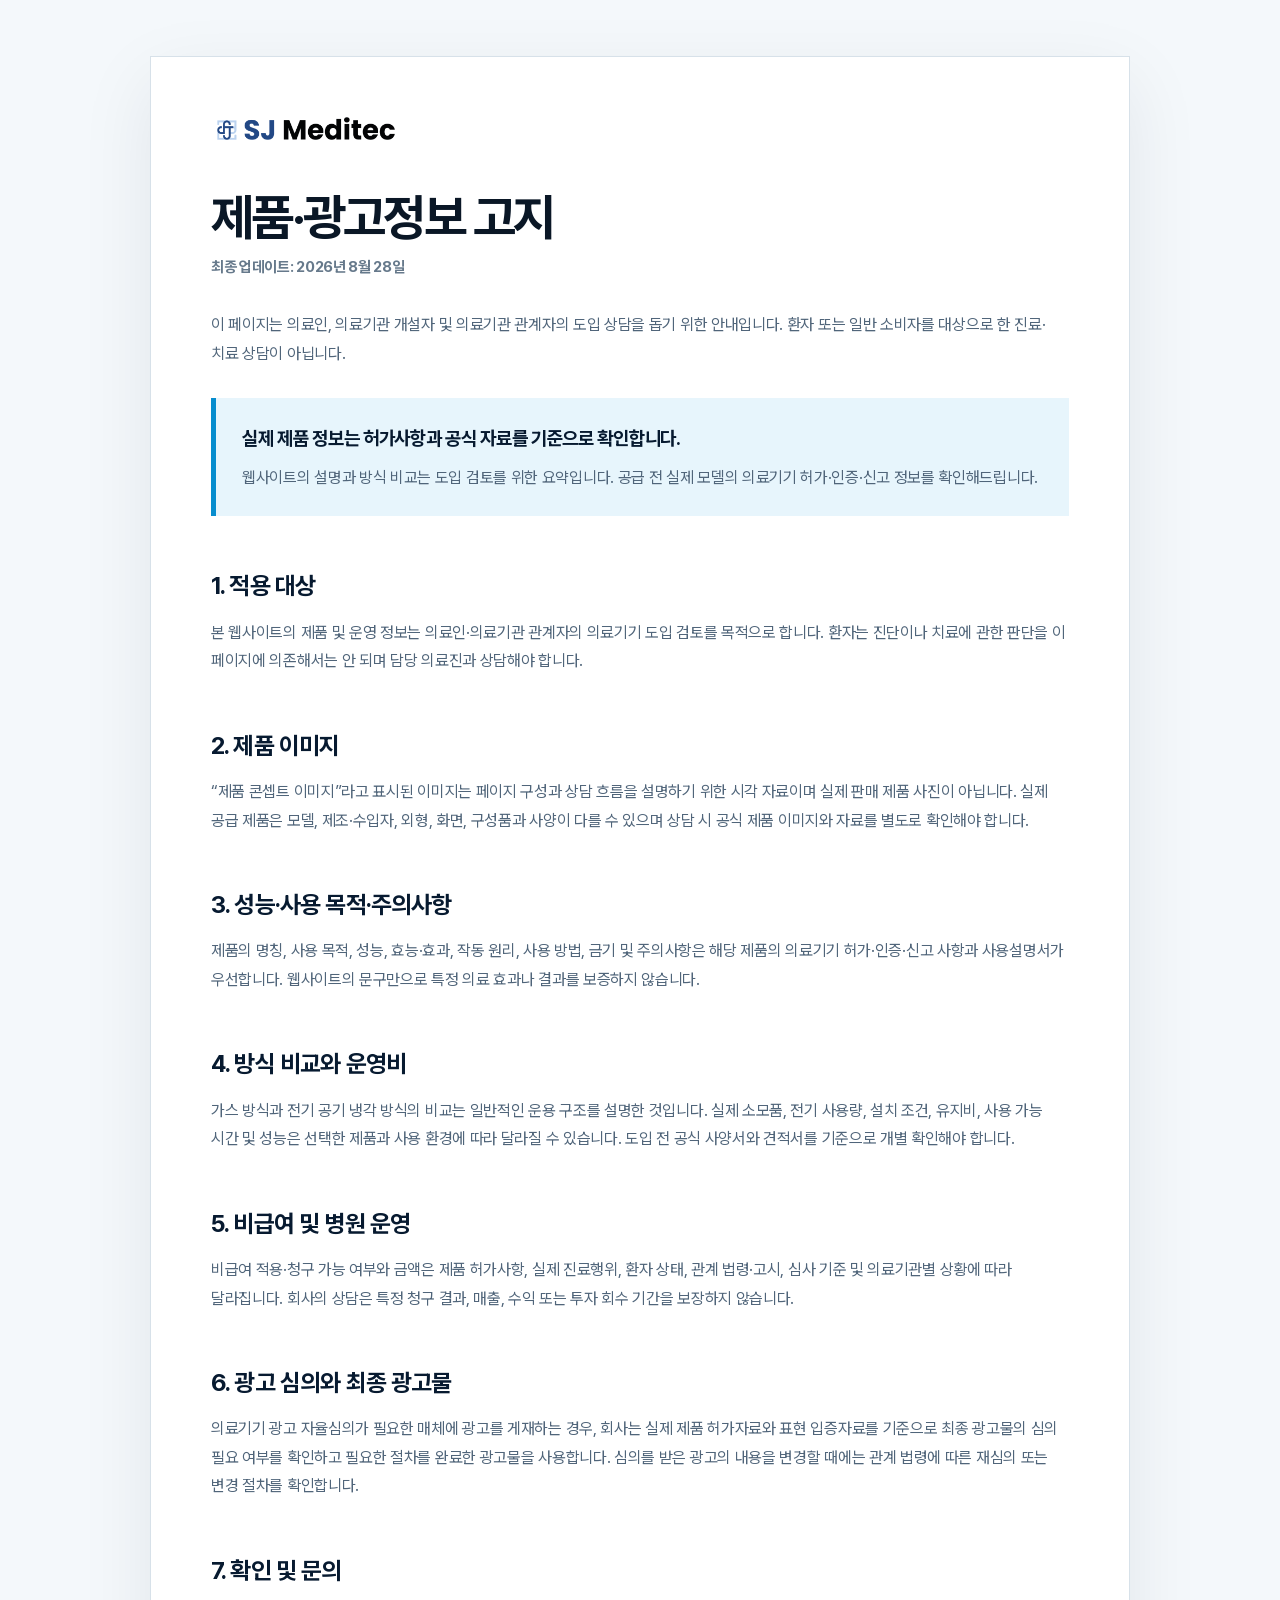
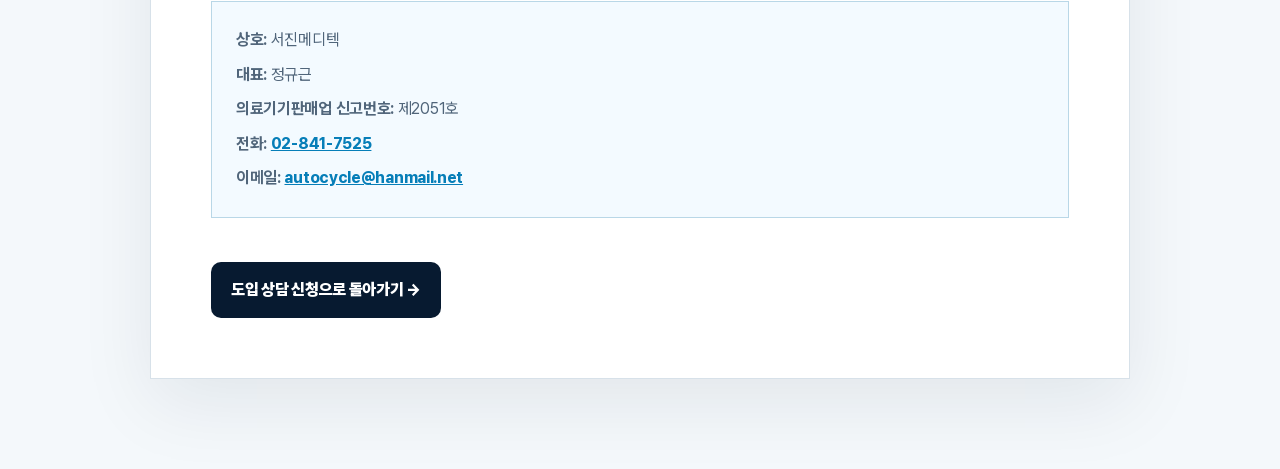
<file: advertising-disclosure.html>
<!doctype html>
<html lang="ko">
<head>
  <meta charset="utf-8">
  <meta name="viewport" content="width=device-width, initial-scale=1">
  <meta name="referrer" content="no-referrer">
  <meta name="description" content="서진메디텍 의료기기 제품 및 광고정보 고지">
  <title>제품·광고정보 고지 | 서진메디텍</title>
  <link rel="icon" href="assets/logo-mark.png" type="image/png">
  <link rel="stylesheet" href="legal-v2.css?v=20260827-1">
</head>
<body>
  <main class="legal-page">
    <article class="legal">
      <a class="legal-logo" href="index.html" aria-label="서진메디텍 홈"><img src="assets/logo-horizontal.png" alt="SJ Meditec 서진메디텍"></a>
      <h1>제품·광고정보 고지</h1>
      <p class="date">최종 업데이트: 2026년 8월 28일</p>
      <p class="legal-intro">이 페이지는 의료인, 의료기관 개설자 및 의료기관 관계자의 도입 상담을 돕기 위한 안내입니다. 환자 또는 일반 소비자를 대상으로 한 진료·치료 상담이 아닙니다.</p>

      <div class="summary-box">
        <strong>실제 제품 정보는 허가사항과 공식 자료를 기준으로 확인합니다.</strong>
        <p>웹사이트의 설명과 방식 비교는 도입 검토를 위한 요약입니다. 공급 전 실제 모델의 의료기기 허가·인증·신고 정보를 확인해드립니다.</p>
      </div>

      <section>
        <h2>1. 적용 대상</h2>
        <p>본 웹사이트의 제품 및 운영 정보는 의료인·의료기관 관계자의 의료기기 도입 검토를 목적으로 합니다. 환자는 진단이나 치료에 관한 판단을 이 페이지에 의존해서는 안 되며 담당 의료진과 상담해야 합니다.</p>
      </section>

      <section>
        <h2>2. 제품 이미지</h2>
        <p>“제품 콘셉트 이미지”라고 표시된 이미지는 페이지 구성과 상담 흐름을 설명하기 위한 시각 자료이며 실제 판매 제품 사진이 아닙니다. 실제 공급 제품은 모델, 제조·수입자, 외형, 화면, 구성품과 사양이 다를 수 있으며 상담 시 공식 제품 이미지와 자료를 별도로 확인해야 합니다.</p>
      </section>

      <section>
        <h2>3. 성능·사용 목적·주의사항</h2>
        <p>제품의 명칭, 사용 목적, 성능, 효능·효과, 작동 원리, 사용 방법, 금기 및 주의사항은 해당 제품의 의료기기 허가·인증·신고 사항과 사용설명서가 우선합니다. 웹사이트의 문구만으로 특정 의료 효과나 결과를 보증하지 않습니다.</p>
      </section>

      <section>
        <h2>4. 방식 비교와 운영비</h2>
        <p>가스 방식과 전기 공기 냉각 방식의 비교는 일반적인 운용 구조를 설명한 것입니다. 실제 소모품, 전기 사용량, 설치 조건, 유지비, 사용 가능 시간 및 성능은 선택한 제품과 사용 환경에 따라 달라질 수 있습니다. 도입 전 공식 사양서와 견적서를 기준으로 개별 확인해야 합니다.</p>
      </section>

      <section>
        <h2>5. 비급여 및 병원 운영</h2>
        <p>비급여 적용·청구 가능 여부와 금액은 제품 허가사항, 실제 진료행위, 환자 상태, 관계 법령·고시, 심사 기준 및 의료기관별 상황에 따라 달라집니다. 회사의 상담은 특정 청구 결과, 매출, 수익 또는 투자 회수 기간을 보장하지 않습니다.</p>
      </section>

      <section>
        <h2>6. 광고 심의와 최종 광고물</h2>
        <p>의료기기 광고 자율심의가 필요한 매체에 광고를 게재하는 경우, 회사는 실제 제품 허가자료와 표현 입증자료를 기준으로 최종 광고물의 심의 필요 여부를 확인하고 필요한 절차를 완료한 광고물을 사용합니다. 심의를 받은 광고의 내용을 변경할 때에는 관계 법령에 따른 재심의 또는 변경 절차를 확인합니다.</p>
      </section>

      <section>
        <h2>7. 확인 및 문의</h2>
        <div class="contact-box">
          <p><strong>상호:</strong> 서진메디텍</p>
          <p><strong>대표:</strong> 정규근</p>
          <p><strong>의료기기판매업 신고번호:</strong> 제2051호</p>
          <p><strong>전화:</strong> <a href="tel:028417525">02-841-7525</a></p>
          <p><strong>이메일:</strong> <a href="mailto:autocycle@hanmail.net">autocycle@hanmail.net</a></p>
        </div>
      </section>

      <a class="back" href="index.html#quote">도입 상담 신청으로 돌아가기 →</a>
    </article>
  </main>
</body>
</html>
</file>
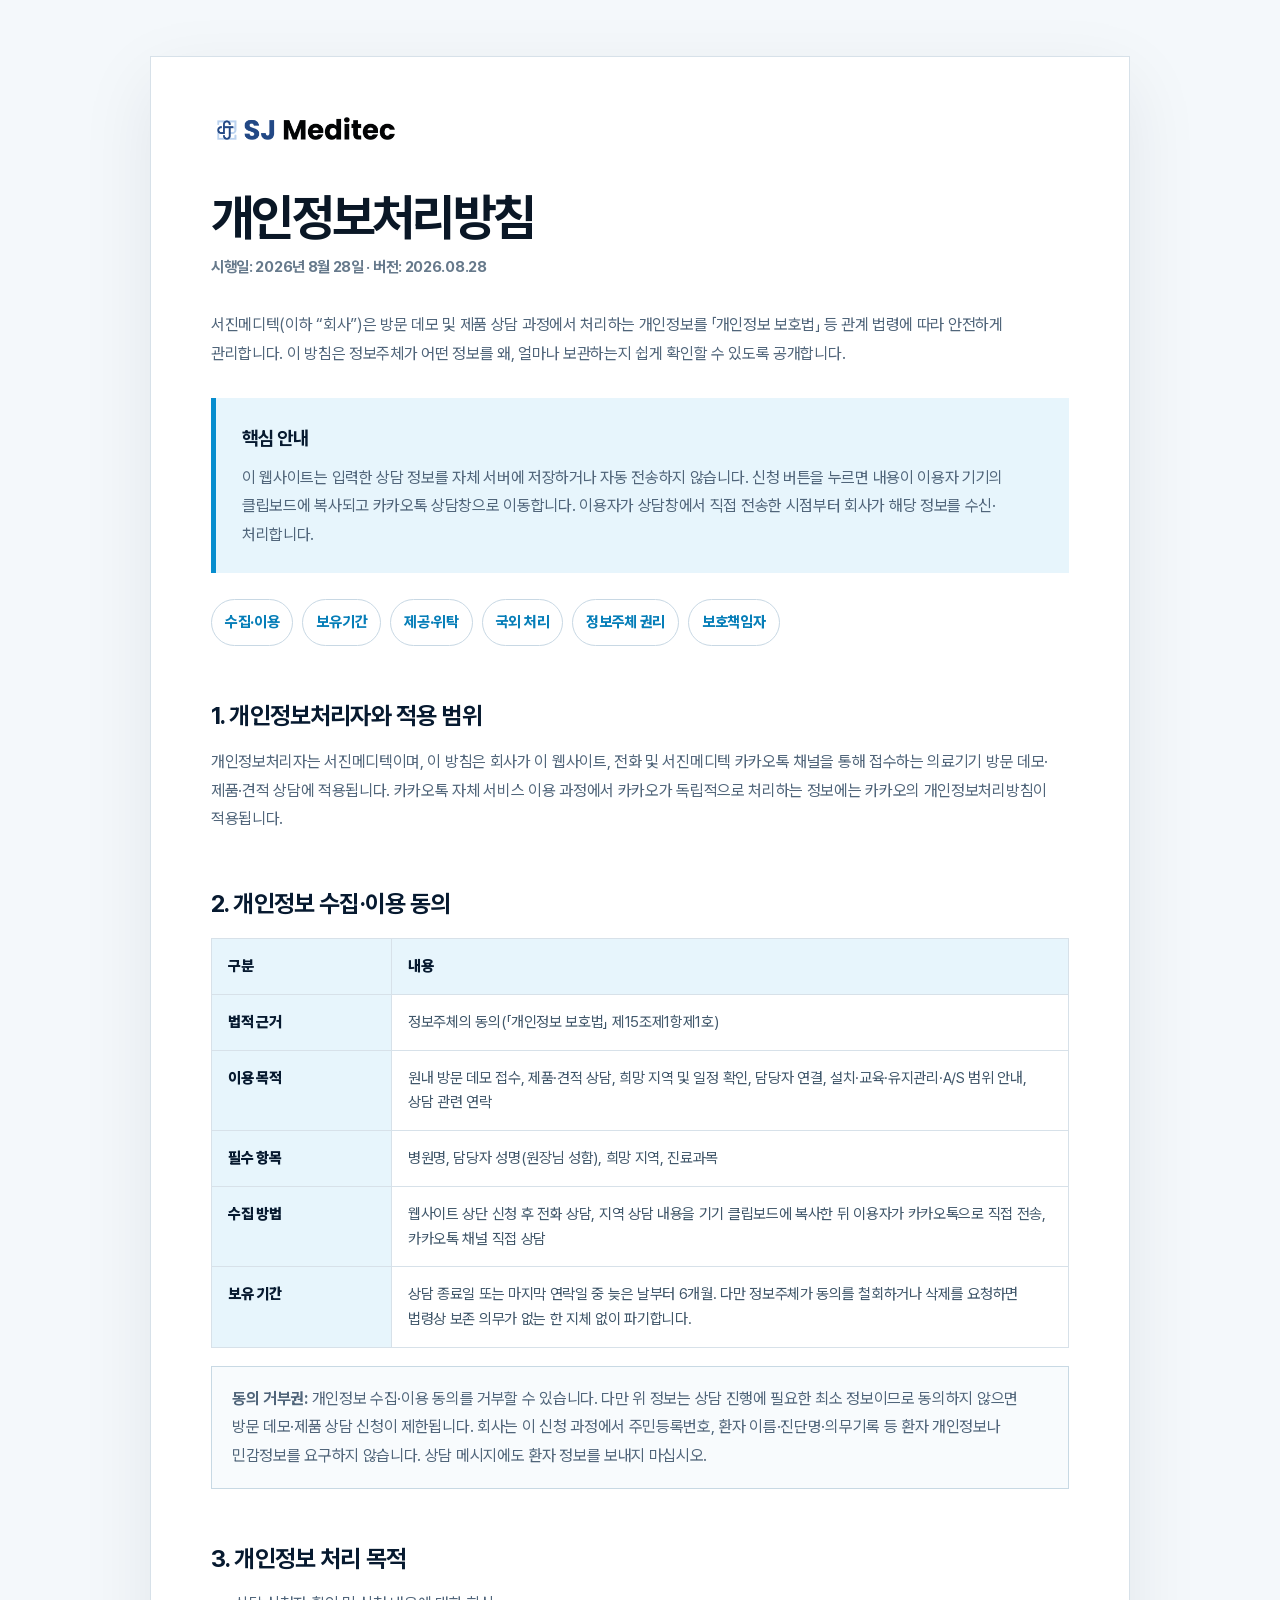
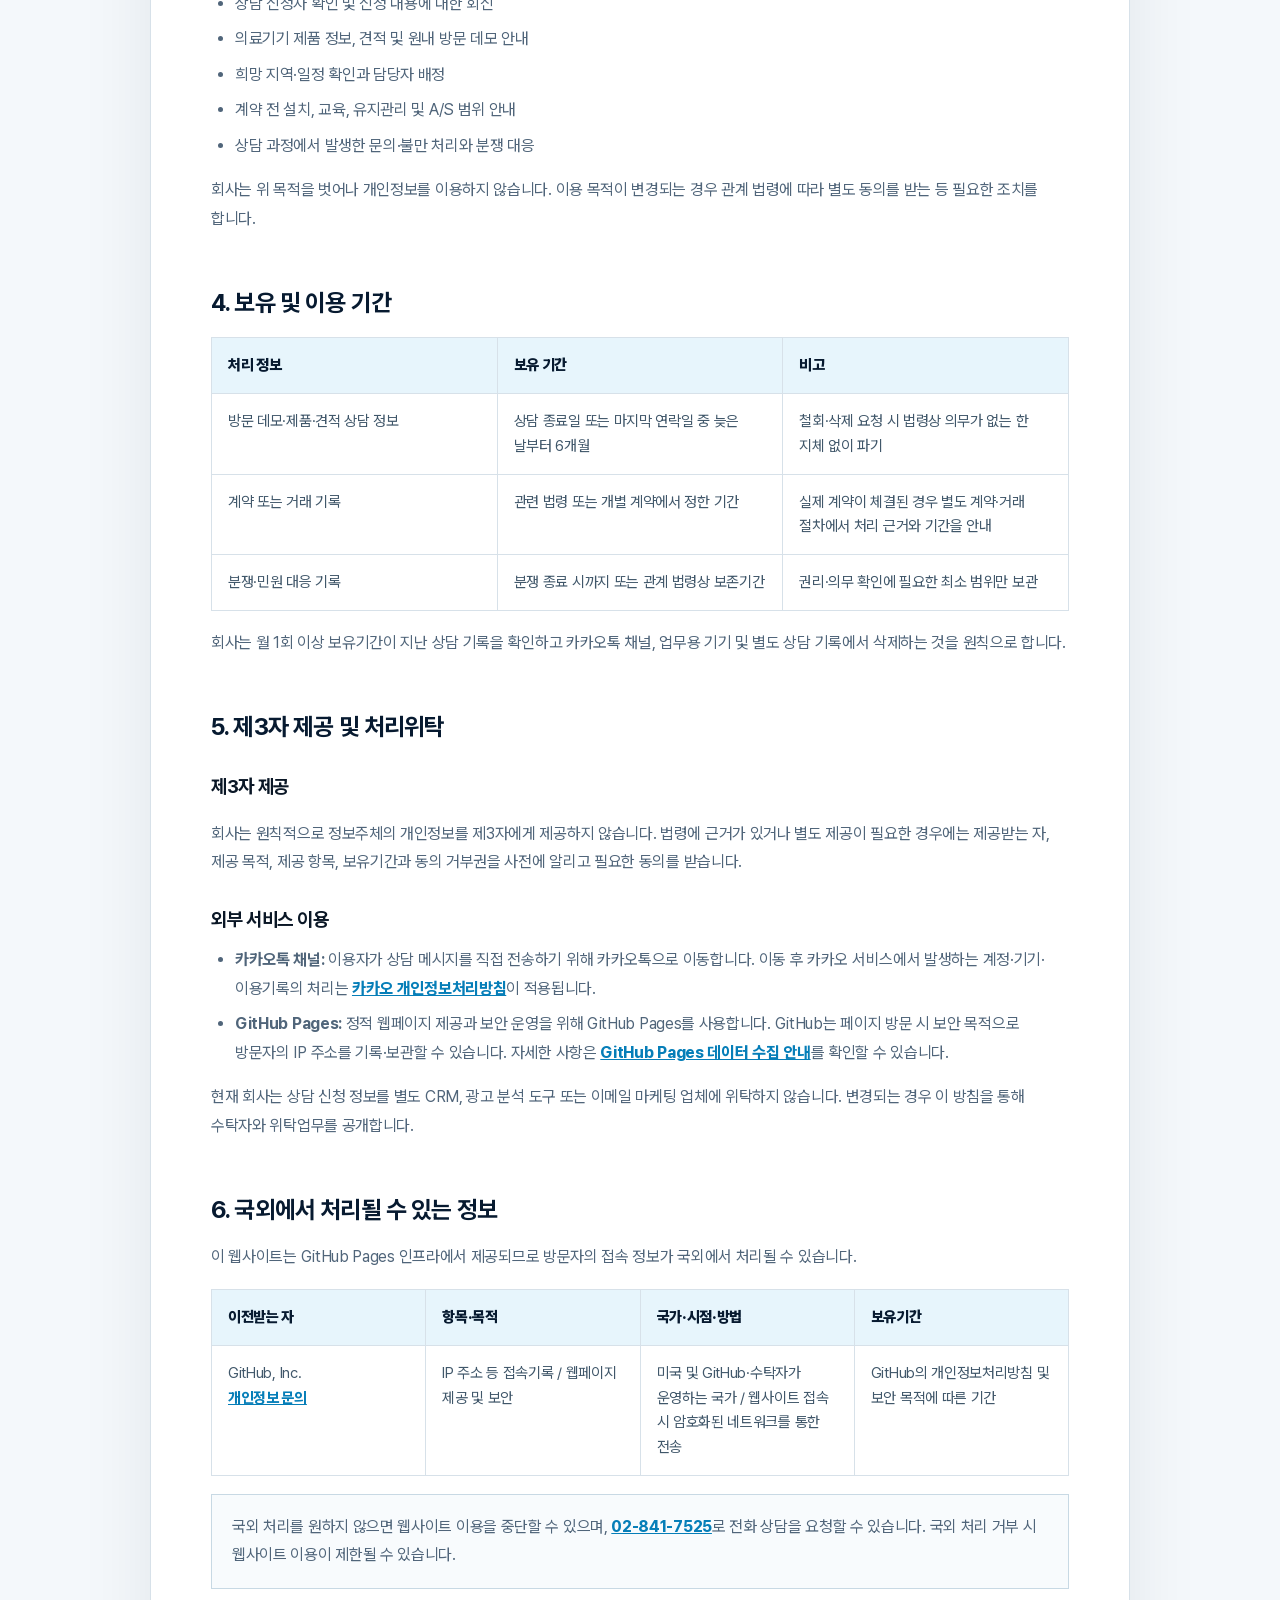
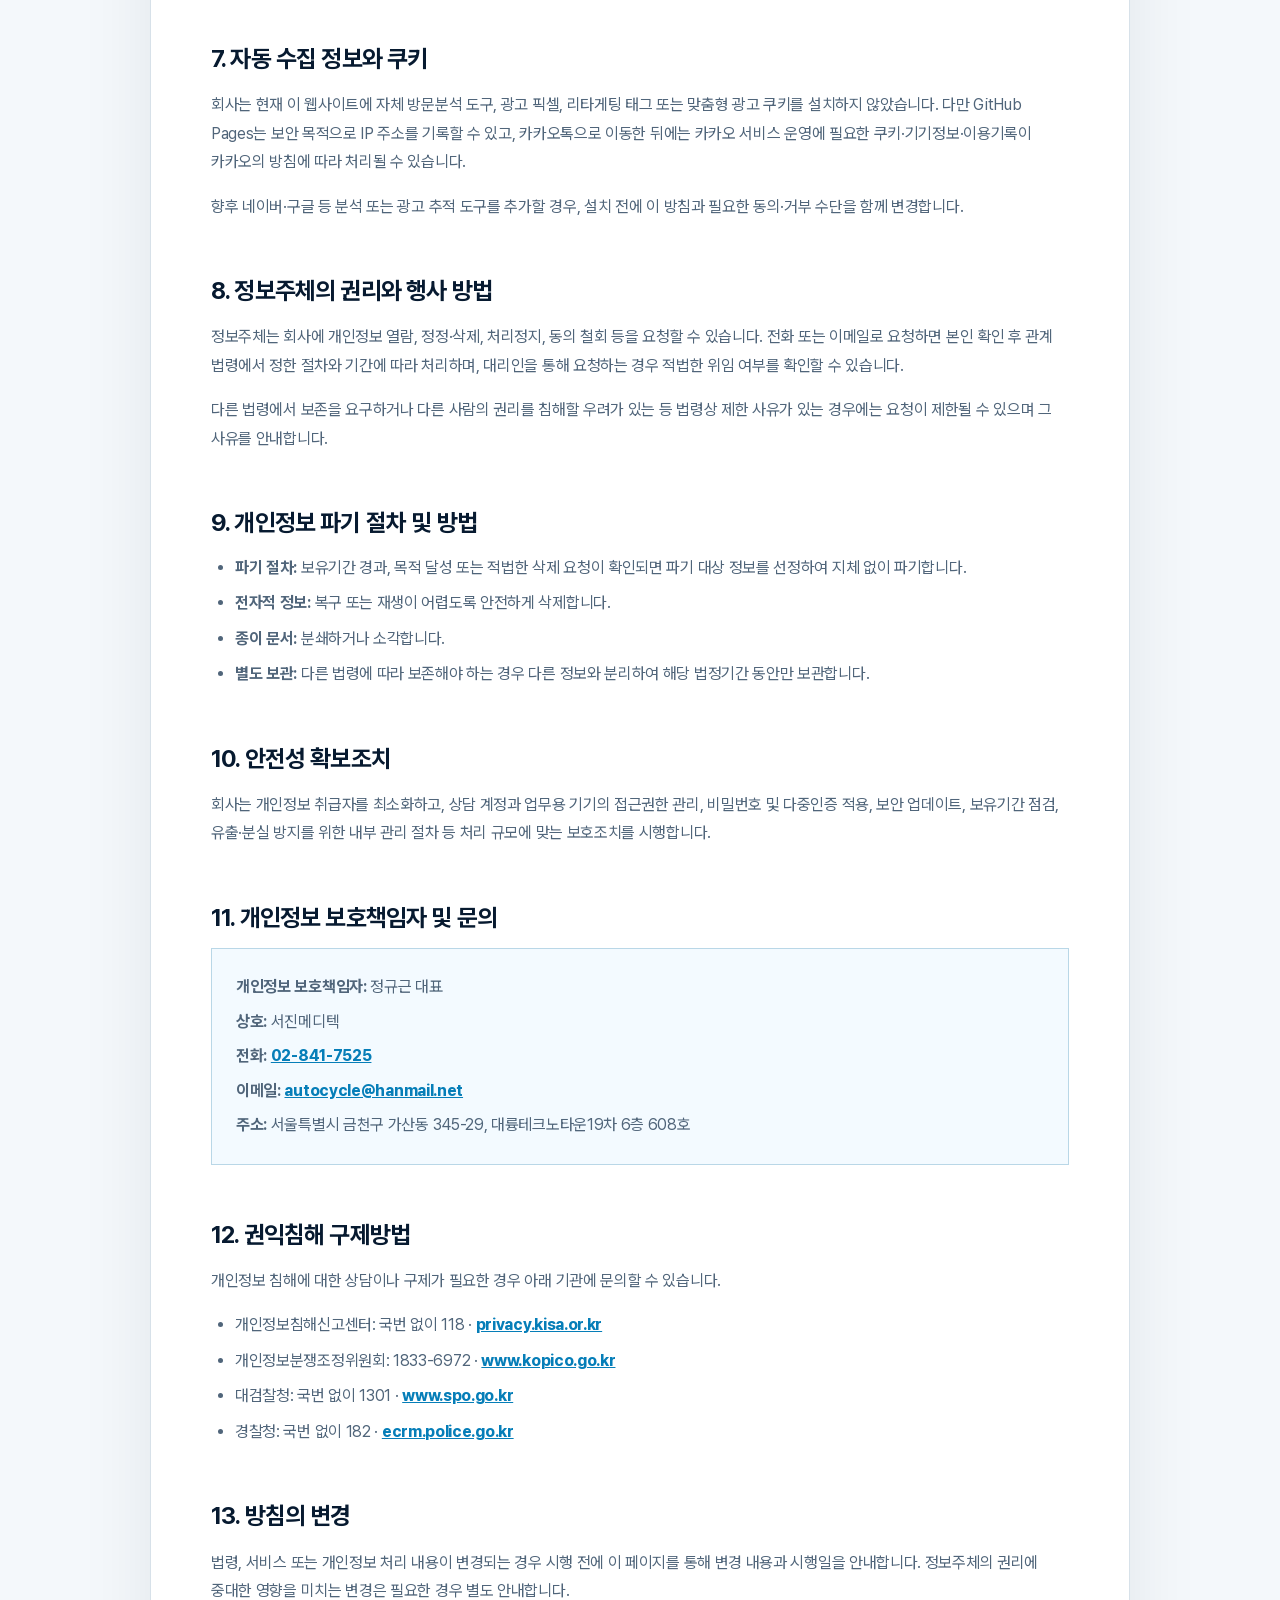
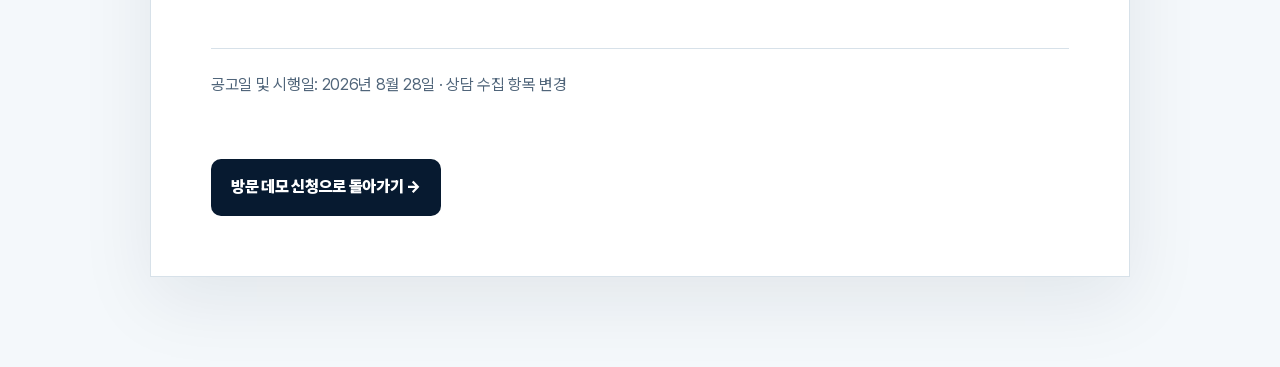
<file: privacy.html>
<!doctype html>
<html lang="ko">
<head>
  <meta charset="utf-8">
  <meta name="viewport" content="width=device-width, initial-scale=1">
  <meta name="referrer" content="no-referrer">
  <meta name="description" content="서진메디텍 개인정보처리방침">
  <title>개인정보처리방침 | 서진메디텍</title>
  <link rel="icon" href="assets/logo-mark.png" type="image/png">
  <link rel="stylesheet" href="legal-v2.css?v=20260827-1">
</head>
<body>
  <main class="legal-page">
    <article class="legal">
      <a class="legal-logo" href="index.html" aria-label="서진메디텍 홈"><img src="assets/logo-horizontal.png" alt="SJ Meditec 서진메디텍"></a>
      <h1>개인정보처리방침</h1>
      <p class="date">시행일: 2026년 8월 28일 · 버전: 2026.08.28</p>
      <p class="legal-intro">서진메디텍(이하 “회사”)은 방문 데모 및 제품 상담 과정에서 처리하는 개인정보를 「개인정보 보호법」 등 관계 법령에 따라 안전하게 관리합니다. 이 방침은 정보주체가 어떤 정보를 왜, 얼마나 보관하는지 쉽게 확인할 수 있도록 공개합니다.</p>

      <div class="summary-box">
        <strong>핵심 안내</strong>
        <p>이 웹사이트는 입력한 상담 정보를 자체 서버에 저장하거나 자동 전송하지 않습니다. 신청 버튼을 누르면 내용이 이용자 기기의 클립보드에 복사되고 카카오톡 상담창으로 이동합니다. 이용자가 상담창에서 직접 전송한 시점부터 회사가 해당 정보를 수신·처리합니다.</p>
      </div>

      <nav class="legal-nav" aria-label="개인정보처리방침 목차">
        <a href="#collection-consent">수집·이용</a><a href="#retention">보유기간</a><a href="#sharing">제공·위탁</a><a href="#overseas">국외 처리</a><a href="#rights">정보주체 권리</a><a href="#contact">보호책임자</a>
      </nav>

      <section id="scope">
        <h2>1. 개인정보처리자와 적용 범위</h2>
        <p>개인정보처리자는 서진메디텍이며, 이 방침은 회사가 이 웹사이트, 전화 및 서진메디텍 카카오톡 채널을 통해 접수하는 의료기기 방문 데모·제품·견적 상담에 적용됩니다. 카카오톡 자체 서비스 이용 과정에서 카카오가 독립적으로 처리하는 정보에는 카카오의 개인정보처리방침이 적용됩니다.</p>
      </section>

      <section id="collection-consent">
        <h2>2. 개인정보 수집·이용 동의</h2>
        <div class="legal-table-wrap">
          <table class="legal-table">
            <thead><tr><th class="narrow">구분</th><th>내용</th></tr></thead>
            <tbody>
              <tr><th>법적 근거</th><td>정보주체의 동의(「개인정보 보호법」 제15조제1항제1호)</td></tr>
              <tr><th>이용 목적</th><td>원내 방문 데모 접수, 제품·견적 상담, 희망 지역 및 일정 확인, 담당자 연결, 설치·교육·유지관리·A/S 범위 안내, 상담 관련 연락</td></tr>
              <tr><th>필수 항목</th><td>병원명, 담당자 성명(원장님 성함), 희망 지역, 진료과목</td></tr>
              <tr><th>수집 방법</th><td>웹사이트 상단 신청 후 전화 상담, 지역 상담 내용을 기기 클립보드에 복사한 뒤 이용자가 카카오톡으로 직접 전송, 카카오톡 채널 직접 상담</td></tr>
              <tr><th>보유 기간</th><td>상담 종료일 또는 마지막 연락일 중 늦은 날부터 6개월. 다만 정보주체가 동의를 철회하거나 삭제를 요청하면 법령상 보존 의무가 없는 한 지체 없이 파기합니다.</td></tr>
            </tbody>
          </table>
        </div>
        <p class="notice"><strong>동의 거부권:</strong> 개인정보 수집·이용 동의를 거부할 수 있습니다. 다만 위 정보는 상담 진행에 필요한 최소 정보이므로 동의하지 않으면 방문 데모·제품 상담 신청이 제한됩니다. 회사는 이 신청 과정에서 주민등록번호, 환자 이름·진단명·의무기록 등 환자 개인정보나 민감정보를 요구하지 않습니다. 상담 메시지에도 환자 정보를 보내지 마십시오.</p>
      </section>

      <section id="purpose">
        <h2>3. 개인정보 처리 목적</h2>
        <ul>
          <li>상담 신청자 확인 및 신청 내용에 대한 회신</li>
          <li>의료기기 제품 정보, 견적 및 원내 방문 데모 안내</li>
          <li>희망 지역·일정 확인과 담당자 배정</li>
          <li>계약 전 설치, 교육, 유지관리 및 A/S 범위 안내</li>
          <li>상담 과정에서 발생한 문의·불만 처리와 분쟁 대응</li>
        </ul>
        <p>회사는 위 목적을 벗어나 개인정보를 이용하지 않습니다. 이용 목적이 변경되는 경우 관계 법령에 따라 별도 동의를 받는 등 필요한 조치를 합니다.</p>
      </section>

      <section id="retention">
        <h2>4. 보유 및 이용 기간</h2>
        <div class="legal-table-wrap">
          <table class="legal-table">
            <thead><tr><th>처리 정보</th><th>보유 기간</th><th>비고</th></tr></thead>
            <tbody>
              <tr><td>방문 데모·제품·견적 상담 정보</td><td>상담 종료일 또는 마지막 연락일 중 늦은 날부터 6개월</td><td>철회·삭제 요청 시 법령상 의무가 없는 한 지체 없이 파기</td></tr>
              <tr><td>계약 또는 거래 기록</td><td>관련 법령 또는 개별 계약에서 정한 기간</td><td>실제 계약이 체결된 경우 별도 계약·거래 절차에서 처리 근거와 기간을 안내</td></tr>
              <tr><td>분쟁·민원 대응 기록</td><td>분쟁 종료 시까지 또는 관계 법령상 보존기간</td><td>권리·의무 확인에 필요한 최소 범위만 보관</td></tr>
            </tbody>
          </table>
        </div>
        <p>회사는 월 1회 이상 보유기간이 지난 상담 기록을 확인하고 카카오톡 채널, 업무용 기기 및 별도 상담 기록에서 삭제하는 것을 원칙으로 합니다.</p>
      </section>

      <section id="sharing">
        <h2>5. 제3자 제공 및 처리위탁</h2>
        <h3>제3자 제공</h3>
        <p>회사는 원칙적으로 정보주체의 개인정보를 제3자에게 제공하지 않습니다. 법령에 근거가 있거나 별도 제공이 필요한 경우에는 제공받는 자, 제공 목적, 제공 항목, 보유기간과 동의 거부권을 사전에 알리고 필요한 동의를 받습니다.</p>
        <h3>외부 서비스 이용</h3>
        <ul>
          <li><strong>카카오톡 채널:</strong> 이용자가 상담 메시지를 직접 전송하기 위해 카카오톡으로 이동합니다. 이동 후 카카오 서비스에서 발생하는 계정·기기·이용기록의 처리는 <a href="https://www.kakao.com/policy/privacy" target="_blank" rel="noopener">카카오 개인정보처리방침</a>이 적용됩니다.</li>
          <li><strong>GitHub Pages:</strong> 정적 웹페이지 제공과 보안 운영을 위해 GitHub Pages를 사용합니다. GitHub는 페이지 방문 시 보안 목적으로 방문자의 IP 주소를 기록·보관할 수 있습니다. 자세한 사항은 <a href="https://docs.github.com/ko/pages/getting-started-with-github-pages/what-is-github-pages#data-collection" target="_blank" rel="noopener">GitHub Pages 데이터 수집 안내</a>를 확인할 수 있습니다.</li>
        </ul>
        <p>현재 회사는 상담 신청 정보를 별도 CRM, 광고 분석 도구 또는 이메일 마케팅 업체에 위탁하지 않습니다. 변경되는 경우 이 방침을 통해 수탁자와 위탁업무를 공개합니다.</p>
      </section>

      <section id="overseas">
        <h2>6. 국외에서 처리될 수 있는 정보</h2>
        <p>이 웹사이트는 GitHub Pages 인프라에서 제공되므로 방문자의 접속 정보가 국외에서 처리될 수 있습니다.</p>
        <div class="legal-table-wrap">
          <table class="legal-table">
            <thead><tr><th>이전받는 자</th><th>항목·목적</th><th>국가·시점·방법</th><th>보유기간</th></tr></thead>
            <tbody><tr><td>GitHub, Inc.<br><a href="https://support.github.com/contact/privacy" target="_blank" rel="noopener">개인정보 문의</a></td><td>IP 주소 등 접속기록 / 웹페이지 제공 및 보안</td><td>미국 및 GitHub·수탁자가 운영하는 국가 / 웹사이트 접속 시 암호화된 네트워크를 통한 전송</td><td>GitHub의 개인정보처리방침 및 보안 목적에 따른 기간</td></tr></tbody>
          </table>
        </div>
        <p class="notice">국외 처리를 원하지 않으면 웹사이트 이용을 중단할 수 있으며, <a href="tel:028417525">02-841-7525</a>로 전화 상담을 요청할 수 있습니다. 국외 처리 거부 시 웹사이트 이용이 제한될 수 있습니다.</p>
      </section>

      <section id="automatic">
        <h2>7. 자동 수집 정보와 쿠키</h2>
        <p>회사는 현재 이 웹사이트에 자체 방문분석 도구, 광고 픽셀, 리타게팅 태그 또는 맞춤형 광고 쿠키를 설치하지 않았습니다. 다만 GitHub Pages는 보안 목적으로 IP 주소를 기록할 수 있고, 카카오톡으로 이동한 뒤에는 카카오 서비스 운영에 필요한 쿠키·기기정보·이용기록이 카카오의 방침에 따라 처리될 수 있습니다.</p>
        <p>향후 네이버·구글 등 분석 또는 광고 추적 도구를 추가할 경우, 설치 전에 이 방침과 필요한 동의·거부 수단을 함께 변경합니다.</p>
      </section>

      <section id="rights">
        <h2>8. 정보주체의 권리와 행사 방법</h2>
        <p>정보주체는 회사에 개인정보 열람, 정정·삭제, 처리정지, 동의 철회 등을 요청할 수 있습니다. 전화 또는 이메일로 요청하면 본인 확인 후 관계 법령에서 정한 절차와 기간에 따라 처리하며, 대리인을 통해 요청하는 경우 적법한 위임 여부를 확인할 수 있습니다.</p>
        <p>다른 법령에서 보존을 요구하거나 다른 사람의 권리를 침해할 우려가 있는 등 법령상 제한 사유가 있는 경우에는 요청이 제한될 수 있으며 그 사유를 안내합니다.</p>
      </section>

      <section id="destruction">
        <h2>9. 개인정보 파기 절차 및 방법</h2>
        <ul>
          <li><strong>파기 절차:</strong> 보유기간 경과, 목적 달성 또는 적법한 삭제 요청이 확인되면 파기 대상 정보를 선정하여 지체 없이 파기합니다.</li>
          <li><strong>전자적 정보:</strong> 복구 또는 재생이 어렵도록 안전하게 삭제합니다.</li>
          <li><strong>종이 문서:</strong> 분쇄하거나 소각합니다.</li>
          <li><strong>별도 보관:</strong> 다른 법령에 따라 보존해야 하는 경우 다른 정보와 분리하여 해당 법정기간 동안만 보관합니다.</li>
        </ul>
      </section>

      <section id="security">
        <h2>10. 안전성 확보조치</h2>
        <p>회사는 개인정보 취급자를 최소화하고, 상담 계정과 업무용 기기의 접근권한 관리, 비밀번호 및 다중인증 적용, 보안 업데이트, 보유기간 점검, 유출·분실 방지를 위한 내부 관리 절차 등 처리 규모에 맞는 보호조치를 시행합니다.</p>
      </section>

      <section id="contact">
        <h2>11. 개인정보 보호책임자 및 문의</h2>
        <div class="contact-box">
          <p><strong>개인정보 보호책임자:</strong> 정규근 대표</p>
          <p><strong>상호:</strong> 서진메디텍</p>
          <p><strong>전화:</strong> <a href="tel:028417525">02-841-7525</a></p>
          <p><strong>이메일:</strong> <a href="mailto:autocycle@hanmail.net">autocycle@hanmail.net</a></p>
          <p><strong>주소:</strong> 서울특별시 금천구 가산동 345-29, 대륭테크노타운19차 6층 608호</p>
        </div>
      </section>

      <section id="remedy">
        <h2>12. 권익침해 구제방법</h2>
        <p>개인정보 침해에 대한 상담이나 구제가 필요한 경우 아래 기관에 문의할 수 있습니다.</p>
        <ul>
          <li>개인정보침해신고센터: 국번 없이 118 · <a href="https://privacy.kisa.or.kr" target="_blank" rel="noopener">privacy.kisa.or.kr</a></li>
          <li>개인정보분쟁조정위원회: 1833-6972 · <a href="https://www.kopico.go.kr" target="_blank" rel="noopener">www.kopico.go.kr</a></li>
          <li>대검찰청: 국번 없이 1301 · <a href="https://www.spo.go.kr" target="_blank" rel="noopener">www.spo.go.kr</a></li>
          <li>경찰청: 국번 없이 182 · <a href="https://ecrm.police.go.kr" target="_blank" rel="noopener">ecrm.police.go.kr</a></li>
        </ul>
      </section>

      <section id="changes">
        <h2>13. 방침의 변경</h2>
        <p>법령, 서비스 또는 개인정보 처리 내용이 변경되는 경우 시행 전에 이 페이지를 통해 변경 내용과 시행일을 안내합니다. 정보주체의 권리에 중대한 영향을 미치는 변경은 필요한 경우 별도 안내합니다.</p>
        <p class="revision">공고일 및 시행일: 2026년 8월 28일 · 상담 수집 항목 변경</p>
      </section>

      <a class="back" href="index.html#quote">방문 데모 신청으로 돌아가기 →</a>
    </article>
  </main>
</body>
</html>
</file>
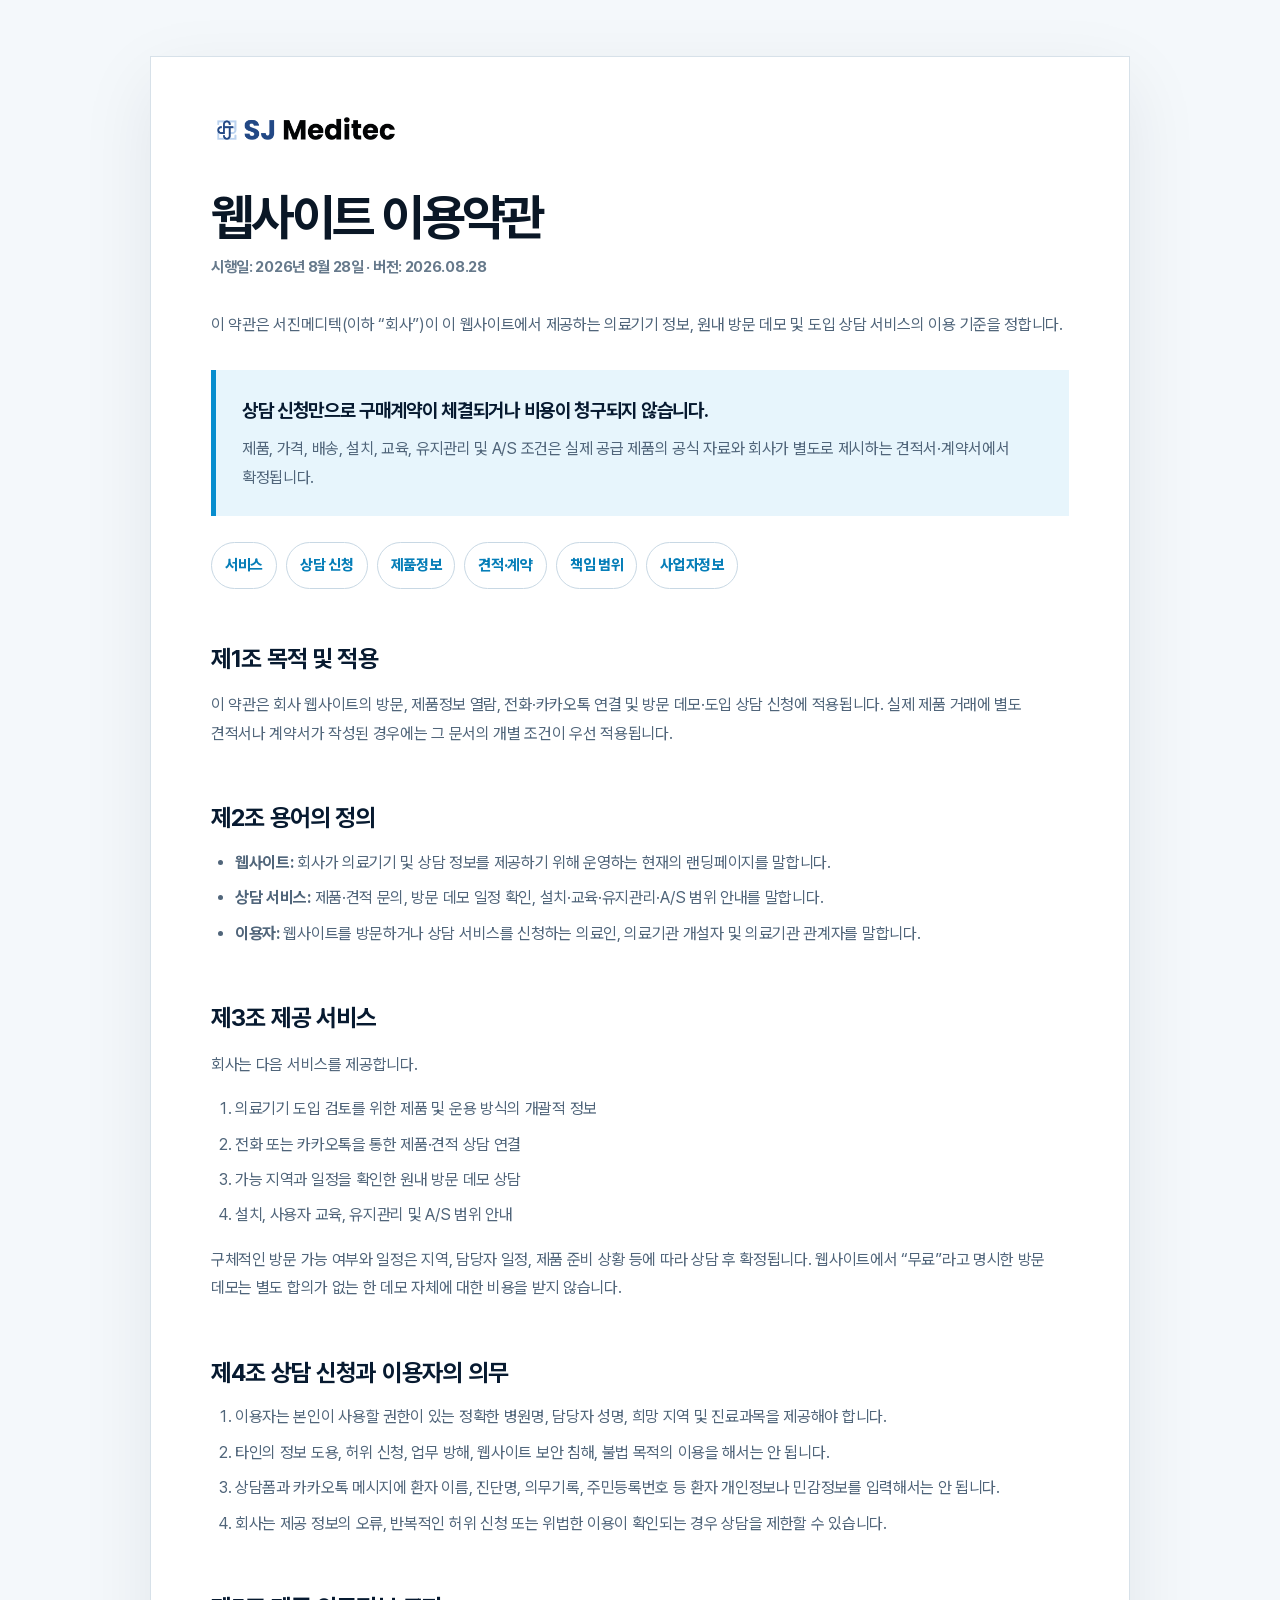
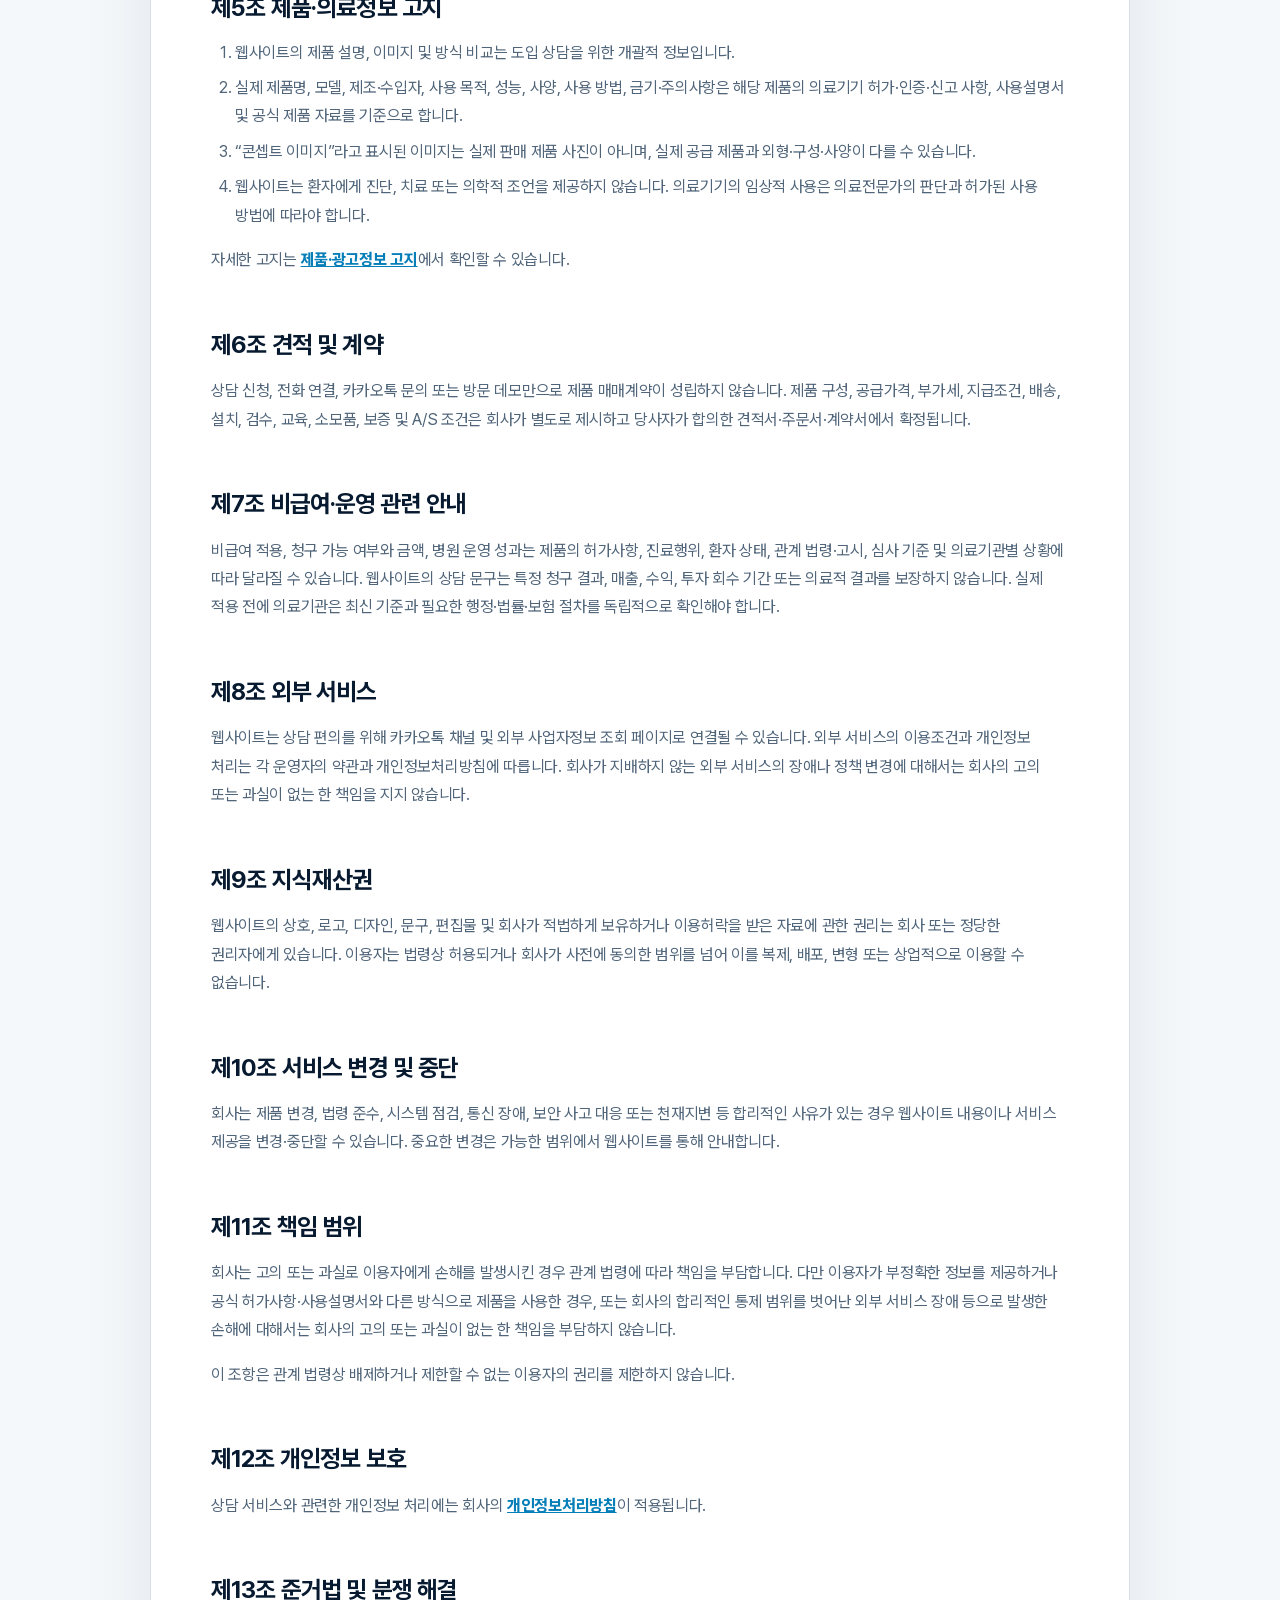
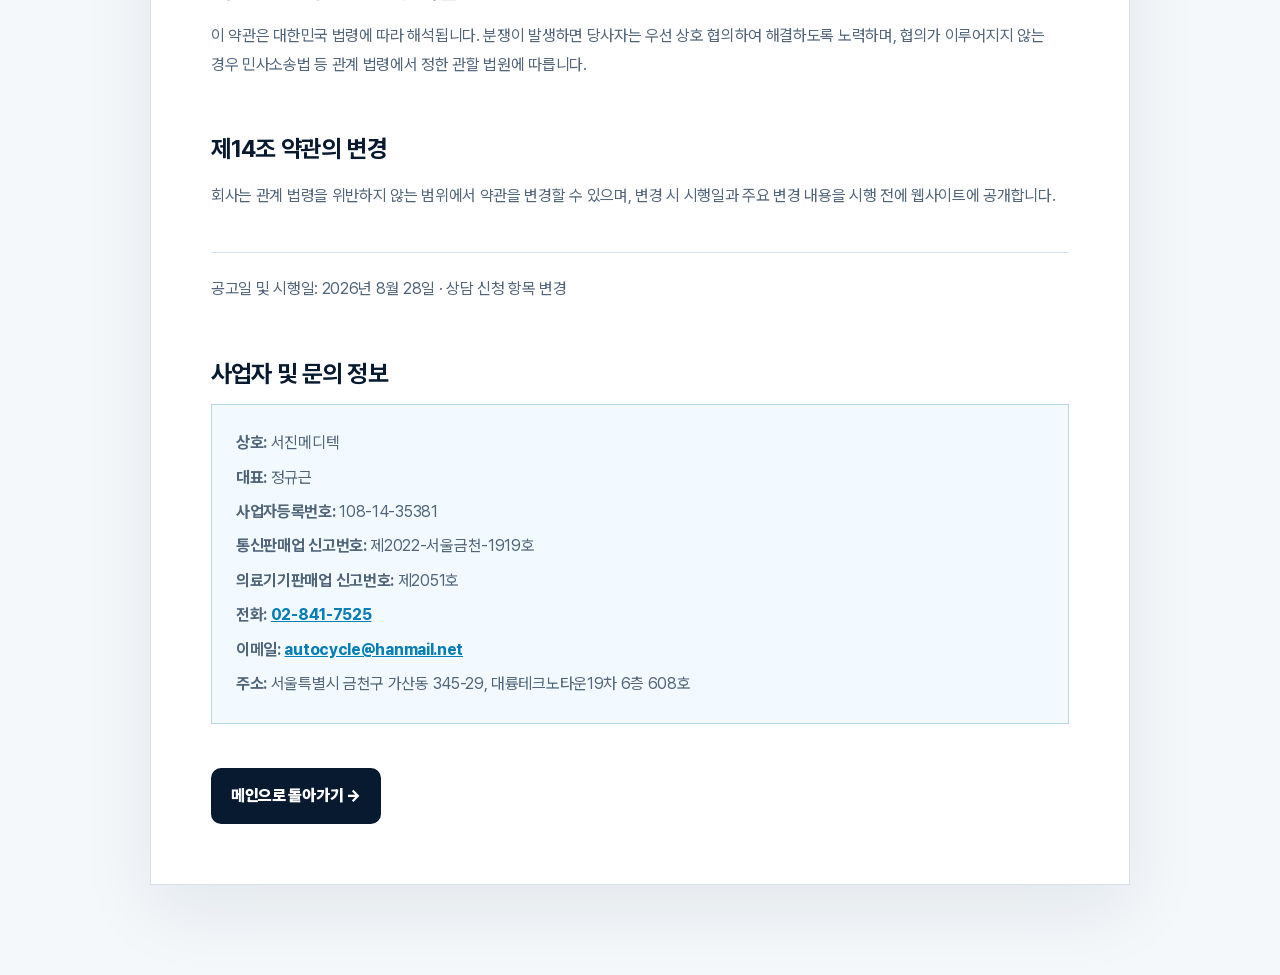
<file: terms.html>
<!doctype html>
<html lang="ko">
<head>
  <meta charset="utf-8">
  <meta name="viewport" content="width=device-width, initial-scale=1">
  <meta name="referrer" content="no-referrer">
  <meta name="description" content="서진메디텍 웹사이트 이용약관">
  <title>이용약관 | 서진메디텍</title>
  <link rel="icon" href="assets/logo-mark.png" type="image/png">
  <link rel="stylesheet" href="legal-v2.css?v=20260827-1">
</head>
<body>
  <main class="legal-page">
    <article class="legal">
      <a class="legal-logo" href="index.html" aria-label="서진메디텍 홈"><img src="assets/logo-horizontal.png" alt="SJ Meditec 서진메디텍"></a>
      <h1>웹사이트 이용약관</h1>
      <p class="date">시행일: 2026년 8월 28일 · 버전: 2026.08.28</p>
      <p class="legal-intro">이 약관은 서진메디텍(이하 “회사”)이 이 웹사이트에서 제공하는 의료기기 정보, 원내 방문 데모 및 도입 상담 서비스의 이용 기준을 정합니다.</p>

      <div class="summary-box">
        <strong>상담 신청만으로 구매계약이 체결되거나 비용이 청구되지 않습니다.</strong>
        <p>제품, 가격, 배송, 설치, 교육, 유지관리 및 A/S 조건은 실제 공급 제품의 공식 자료와 회사가 별도로 제시하는 견적서·계약서에서 확정됩니다.</p>
      </div>

      <nav class="legal-nav" aria-label="이용약관 목차">
        <a href="#service">서비스</a><a href="#application">상담 신청</a><a href="#product">제품정보</a><a href="#contract">견적·계약</a><a href="#liability">책임 범위</a><a href="#contact">사업자정보</a>
      </nav>

      <section>
        <h2>제1조 목적 및 적용</h2>
        <p>이 약관은 회사 웹사이트의 방문, 제품정보 열람, 전화·카카오톡 연결 및 방문 데모·도입 상담 신청에 적용됩니다. 실제 제품 거래에 별도 견적서나 계약서가 작성된 경우에는 그 문서의 개별 조건이 우선 적용됩니다.</p>
      </section>

      <section>
        <h2>제2조 용어의 정의</h2>
        <ul>
          <li><strong>웹사이트:</strong> 회사가 의료기기 및 상담 정보를 제공하기 위해 운영하는 현재의 랜딩페이지를 말합니다.</li>
          <li><strong>상담 서비스:</strong> 제품·견적 문의, 방문 데모 일정 확인, 설치·교육·유지관리·A/S 범위 안내를 말합니다.</li>
          <li><strong>이용자:</strong> 웹사이트를 방문하거나 상담 서비스를 신청하는 의료인, 의료기관 개설자 및 의료기관 관계자를 말합니다.</li>
        </ul>
      </section>

      <section id="service">
        <h2>제3조 제공 서비스</h2>
        <p>회사는 다음 서비스를 제공합니다.</p>
        <ol>
          <li>의료기기 도입 검토를 위한 제품 및 운용 방식의 개괄적 정보</li>
          <li>전화 또는 카카오톡을 통한 제품·견적 상담 연결</li>
          <li>가능 지역과 일정을 확인한 원내 방문 데모 상담</li>
          <li>설치, 사용자 교육, 유지관리 및 A/S 범위 안내</li>
        </ol>
        <p>구체적인 방문 가능 여부와 일정은 지역, 담당자 일정, 제품 준비 상황 등에 따라 상담 후 확정됩니다. 웹사이트에서 “무료”라고 명시한 방문 데모는 별도 합의가 없는 한 데모 자체에 대한 비용을 받지 않습니다.</p>
      </section>

      <section id="application">
        <h2>제4조 상담 신청과 이용자의 의무</h2>
        <ol>
          <li>이용자는 본인이 사용할 권한이 있는 정확한 병원명, 담당자 성명, 희망 지역 및 진료과목을 제공해야 합니다.</li>
          <li>타인의 정보 도용, 허위 신청, 업무 방해, 웹사이트 보안 침해, 불법 목적의 이용을 해서는 안 됩니다.</li>
          <li>상담폼과 카카오톡 메시지에 환자 이름, 진단명, 의무기록, 주민등록번호 등 환자 개인정보나 민감정보를 입력해서는 안 됩니다.</li>
          <li>회사는 제공 정보의 오류, 반복적인 허위 신청 또는 위법한 이용이 확인되는 경우 상담을 제한할 수 있습니다.</li>
        </ol>
      </section>

      <section id="product">
        <h2>제5조 제품·의료정보 고지</h2>
        <ol>
          <li>웹사이트의 제품 설명, 이미지 및 방식 비교는 도입 상담을 위한 개괄적 정보입니다.</li>
          <li>실제 제품명, 모델, 제조·수입자, 사용 목적, 성능, 사양, 사용 방법, 금기·주의사항은 해당 제품의 의료기기 허가·인증·신고 사항, 사용설명서 및 공식 제품 자료를 기준으로 합니다.</li>
          <li>“콘셉트 이미지”라고 표시된 이미지는 실제 판매 제품 사진이 아니며, 실제 공급 제품과 외형·구성·사양이 다를 수 있습니다.</li>
          <li>웹사이트는 환자에게 진단, 치료 또는 의학적 조언을 제공하지 않습니다. 의료기기의 임상적 사용은 의료전문가의 판단과 허가된 사용 방법에 따라야 합니다.</li>
        </ol>
        <p>자세한 고지는 <a href="advertising-disclosure.html">제품·광고정보 고지</a>에서 확인할 수 있습니다.</p>
      </section>

      <section id="contract">
        <h2>제6조 견적 및 계약</h2>
        <p>상담 신청, 전화 연결, 카카오톡 문의 또는 방문 데모만으로 제품 매매계약이 성립하지 않습니다. 제품 구성, 공급가격, 부가세, 지급조건, 배송, 설치, 검수, 교육, 소모품, 보증 및 A/S 조건은 회사가 별도로 제시하고 당사자가 합의한 견적서·주문서·계약서에서 확정됩니다.</p>
      </section>

      <section>
        <h2>제7조 비급여·운영 관련 안내</h2>
        <p>비급여 적용, 청구 가능 여부와 금액, 병원 운영 성과는 제품의 허가사항, 진료행위, 환자 상태, 관계 법령·고시, 심사 기준 및 의료기관별 상황에 따라 달라질 수 있습니다. 웹사이트의 상담 문구는 특정 청구 결과, 매출, 수익, 투자 회수 기간 또는 의료적 결과를 보장하지 않습니다. 실제 적용 전에 의료기관은 최신 기준과 필요한 행정·법률·보험 절차를 독립적으로 확인해야 합니다.</p>
      </section>

      <section>
        <h2>제8조 외부 서비스</h2>
        <p>웹사이트는 상담 편의를 위해 카카오톡 채널 및 외부 사업자정보 조회 페이지로 연결될 수 있습니다. 외부 서비스의 이용조건과 개인정보 처리는 각 운영자의 약관과 개인정보처리방침에 따릅니다. 회사가 지배하지 않는 외부 서비스의 장애나 정책 변경에 대해서는 회사의 고의 또는 과실이 없는 한 책임을 지지 않습니다.</p>
      </section>

      <section>
        <h2>제9조 지식재산권</h2>
        <p>웹사이트의 상호, 로고, 디자인, 문구, 편집물 및 회사가 적법하게 보유하거나 이용허락을 받은 자료에 관한 권리는 회사 또는 정당한 권리자에게 있습니다. 이용자는 법령상 허용되거나 회사가 사전에 동의한 범위를 넘어 이를 복제, 배포, 변형 또는 상업적으로 이용할 수 없습니다.</p>
      </section>

      <section>
        <h2>제10조 서비스 변경 및 중단</h2>
        <p>회사는 제품 변경, 법령 준수, 시스템 점검, 통신 장애, 보안 사고 대응 또는 천재지변 등 합리적인 사유가 있는 경우 웹사이트 내용이나 서비스 제공을 변경·중단할 수 있습니다. 중요한 변경은 가능한 범위에서 웹사이트를 통해 안내합니다.</p>
      </section>

      <section id="liability">
        <h2>제11조 책임 범위</h2>
        <p>회사는 고의 또는 과실로 이용자에게 손해를 발생시킨 경우 관계 법령에 따라 책임을 부담합니다. 다만 이용자가 부정확한 정보를 제공하거나 공식 허가사항·사용설명서와 다른 방식으로 제품을 사용한 경우, 또는 회사의 합리적인 통제 범위를 벗어난 외부 서비스 장애 등으로 발생한 손해에 대해서는 회사의 고의 또는 과실이 없는 한 책임을 부담하지 않습니다.</p>
        <p>이 조항은 관계 법령상 배제하거나 제한할 수 없는 이용자의 권리를 제한하지 않습니다.</p>
      </section>

      <section>
        <h2>제12조 개인정보 보호</h2>
        <p>상담 서비스와 관련한 개인정보 처리에는 회사의 <a href="privacy.html">개인정보처리방침</a>이 적용됩니다.</p>
      </section>

      <section>
        <h2>제13조 준거법 및 분쟁 해결</h2>
        <p>이 약관은 대한민국 법령에 따라 해석됩니다. 분쟁이 발생하면 당사자는 우선 상호 협의하여 해결하도록 노력하며, 협의가 이루어지지 않는 경우 민사소송법 등 관계 법령에서 정한 관할 법원에 따릅니다.</p>
      </section>

      <section>
        <h2>제14조 약관의 변경</h2>
        <p>회사는 관계 법령을 위반하지 않는 범위에서 약관을 변경할 수 있으며, 변경 시 시행일과 주요 변경 내용을 시행 전에 웹사이트에 공개합니다.</p>
        <p class="revision">공고일 및 시행일: 2026년 8월 28일 · 상담 신청 항목 변경</p>
      </section>

      <section id="contact">
        <h2>사업자 및 문의 정보</h2>
        <div class="contact-box">
          <p><strong>상호:</strong> 서진메디텍</p>
          <p><strong>대표:</strong> 정규근</p>
          <p><strong>사업자등록번호:</strong> 108-14-35381</p>
          <p><strong>통신판매업 신고번호:</strong> 제2022-서울금천-1919호</p>
          <p><strong>의료기기판매업 신고번호:</strong> 제2051호</p>
          <p><strong>전화:</strong> <a href="tel:028417525">02-841-7525</a></p>
          <p><strong>이메일:</strong> <a href="mailto:autocycle@hanmail.net">autocycle@hanmail.net</a></p>
          <p><strong>주소:</strong> 서울특별시 금천구 가산동 345-29, 대륭테크노타운19차 6층 608호</p>
        </div>
      </section>

      <a class="back" href="index.html">메인으로 돌아가기 →</a>
    </article>
  </main>
</body>
</html>
</file>
<file: styles-v2.css>
@font-face {
  font-family: "Pretendard Variable";
  src: url("assets/PretendardVariable.woff2") format("woff2-variations");
  font-weight: 45 920;
  font-style: normal;
  font-display: swap;
}

:root {
  --navy: #071a30;
  --navy-2: #0d2a47;
  --navy-3: #173f65;
  --blue: #078dce;
  --blue-2: #14b6ee;
  --blue-soft: #e7f5fc;
  --ice: #f4f8fb;
  --paper: #fff;
  --ink: #0a1726;
  --muted: #607286;
  --line: #d7e1e9;
  --red: #ef4e55;
  --amber: #efa20c;
  --max: 1240px;
}

* { box-sizing: border-box; }
html { scroll-behavior: smooth; }
body {
  margin: 0;
  overflow-x: hidden;
  background: var(--ice);
  color: var(--ink);
  font-family: "Pretendard Variable", Pretendard, -apple-system, BlinkMacSystemFont, "Noto Sans KR", "Malgun Gothic", sans-serif;
  letter-spacing: -.025em;
  word-break: keep-all;
}
a { color: inherit; text-decoration: none; }
button, input, select { font: inherit; }
.scroll-progress { position: fixed; z-index: 1000; inset: 0 0 auto; height: 3px; }
.scroll-progress span { display: block; width: 0; height: 100%; background: var(--blue-2); }

.topbar {
  position: sticky;
  z-index: 100;
  top: 0;
  height: 76px;
  display: flex;
  align-items: center;
  gap: 26px;
  padding: 0 max(24px, calc((100vw - var(--max)) / 2));
  background: rgba(255,255,255,.97);
  border-bottom: 1px solid var(--line);
  backdrop-filter: blur(14px);
  transition: height .25s, box-shadow .25s, background .25s;
}
.is-scrolled .topbar { height: 68px; background: rgba(255,255,255,.92); box-shadow: 0 12px 35px rgba(7,26,48,.1); }
.brand { display: flex; align-items: center; margin-right: auto; }
.brand-logo { display: block; width: 188px; height: auto; }
.topbar nav { display: flex; gap: 26px; font-size: 14px; font-weight: 800; color: #42566c; }
.topbar nav a, .top-phone { transition: color .2s; }
.topbar nav a:hover, .top-phone:hover { color: var(--blue); }
.top-phone { color: var(--navy); font-size: 15px; font-weight: 900; }
.top-cta {
  min-height: 52px;
  display: inline-flex;
  align-items: center;
  gap: 12px;
  padding: 0 23px;
  border-radius: 14px;
  background: linear-gradient(135deg, #0ab4ee, #067fca);
  color: #fff;
  font-size: 15px;
  font-weight: 900;
  box-shadow: 0 10px 24px rgba(7,141,206,.25);
  transition: box-shadow .25s, transform .25s;
}
.top-cta:hover { box-shadow: 0 15px 34px rgba(7,141,206,.4); transform: translateY(-3px) scale(1.02); }

.audience-notice {
  display: flex;
  align-items: center;
  justify-content: center;
  gap: 12px 18px;
  min-height: 46px;
  padding: 10px max(24px,calc((100vw - var(--max)) / 2));
  background: #0b2b49;
  color: #d6e9f7;
  font-size: 14px;
  line-height: 1.5;
  text-align: center;
}
.audience-notice strong { color: #6edaff; font-size: 15px; }
.audience-notice a { flex: 0 0 auto; color: #fee500; font-weight: 900; text-decoration: underline; text-underline-offset: 3px; }

.quick-rail {
  position: fixed;
  z-index: 90;
  right: 24px;
  top: 50%;
  width: 206px;
  padding: 14px;
  transform: translateY(-50%);
  background: rgba(255,255,255,.88);
  border: 1px solid rgba(255,255,255,.75);
  border-radius: 30px;
  box-shadow: 0 22px 60px rgba(7,26,48,.2);
  backdrop-filter: blur(18px);
}
.quick-rail > p {
  margin: 4px 0 13px;
  color: #738598;
  font-size: 13px;
  font-weight: 900;
  letter-spacing: .08em;
  text-align: center;
}
.quick-demo {
  min-height: 132px;
  display: flex;
  flex-direction: column;
  justify-content: center;
  align-items: center;
  gap: 7px;
  border-radius: 22px;
  background: linear-gradient(145deg,#16bdf2,#067bc4);
  color: #fff;
  box-shadow: 0 8px 16px rgba(7,141,206,.22);
}
.quick-demo .quick-icon { width: 34px; height: 34px; display: grid; place-items: center; border-radius: 50%; background: rgba(255,255,255,.2); font-size: 19px; }
.quick-demo strong { font-size: 17px; line-height: 1.25; text-align: center; }
.quick-demo small { font-size: 13px; opacity: .9; }
.quick-actions { display: grid; gap: 11px; margin: 16px 0 11px; }
.quick-actions a, .rail-top {
  min-height: 66px;
  display: flex;
  align-items: center;
  justify-content: center;
  gap: 9px;
  border-radius: 16px;
  border: 1px solid #e0e9ef;
  background: #f7fafc;
  color: #526578;
  transition: color .2s, background .2s, transform .2s;
}
.quick-actions a {
  display: grid;
  grid-template-columns: 30px minmax(0,1fr) 12px;
  justify-content: stretch;
  gap: 10px;
  padding: 0 12px;
}
.quick-actions a:hover, .rail-top:hover { background: var(--navy); color: #fff; transform: translateY(-3px); }
.quick-actions .kakao-link { border-color: #fee500; background: #fee500; color: #171717; }
.quick-actions .kakao-link:hover { background: #f4dc00; color: #171717; }
.quick-action-icon { width: 30px; font-size: 19px; text-align: center; }
.quick-actions img { width: 30px; height: 30px; border-radius: 10px; }
.quick-action-copy { min-width: 0; display: flex; flex: 1; flex-direction: column; gap: 3px; }
.quick-action-copy b { color: inherit; font-size: 14px; line-height: 1.25; white-space: normal; }
.quick-action-copy small { color: inherit; font-size: 13px; line-height: 1.25; opacity: .82; white-space: nowrap; }
.quick-actions i { justify-self: end; font-size: 18px; font-style: normal; }
.rail-top { min-height: 49px; flex-direction: row; font-size: 14px; }
.rail-top b { font-size: 13px; }

.attention-cta { position: relative; isolation: isolate; overflow: hidden; }
.attention-cta::before {
  content: "";
  position: absolute;
  z-index: 1;
  top: -80%;
  left: -55%;
  width: 34%;
  height: 260%;
  background: linear-gradient(90deg,transparent,rgba(255,255,255,.5),transparent);
  transform: rotate(22deg);
  animation: ctaShine 3.2s ease-in-out infinite;
  pointer-events: none;
}
.attention-cta > span:last-child { display: inline-block; animation: arrowNudge 1.35s ease-in-out infinite; }
.hero .button-primary, .quote-card button, .mobile-quote { animation: ctaBreath 2.4s ease-in-out infinite; }

.hero {
  min-height: calc(100vh - 76px);
  position: relative;
  display: grid;
  place-items: center;
  overflow: hidden;
  background:
    radial-gradient(circle at 18% 18%, rgba(20,182,238,.16), transparent 34%),
    linear-gradient(90deg, rgba(4,17,32,.96) 0%, rgba(4,20,38,.84) 38%, rgba(5,24,44,.69) 59%, rgba(7,29,51,.9) 100%),
    linear-gradient(180deg, rgba(2,14,27,.34), rgba(3,18,34,.76)),
    url("assets/hero-installation-v1.webp") center 48% / cover no-repeat,
    #071a30;
}
.hero::before {
  content: "";
  position: absolute;
  inset: 0;
  background-image: linear-gradient(rgba(255,255,255,.018) 1px, transparent 1px), linear-gradient(90deg, rgba(255,255,255,.018) 1px, transparent 1px);
  background-size: 64px 64px;
  mask-image: linear-gradient(to right, #000, rgba(0,0,0,.72) 55%, transparent 88%);
  pointer-events: none;
}
.hero-inner {
  position: relative;
  z-index: 1;
  width: min(var(--max), calc(100% - 56px));
  display: grid;
  grid-template-columns: minmax(0,1.08fr) minmax(430px,.82fr);
  align-items: center;
  gap: 64px;
  padding: 74px 0 92px;
}
.hero-copy { color: #fff; }
.eyebrow, .section-kicker {
  display: inline-flex;
  align-items: center;
  margin: 0;
  color: var(--blue-2);
  font-size: 14px;
  font-weight: 900;
  letter-spacing: .11em;
}
.eyebrow { min-height: 30px; padding: 0 11px; background: rgba(20,182,238,.1); border-left: 3px solid var(--blue-2); }
.hero h1 {
  max-width: 720px;
  margin: 27px 0 22px;
  font-size: clamp(42px,4.35vw,66px);
  line-height: 1.13;
  letter-spacing: -.06em;
}
.hero h1 em, .section-heading em, .benefit h2 em, .product h2 em, .profit h2 em, .final-cta h2 em { color: var(--blue-2); font-style: normal; }
.hero-sub { max-width: 680px; margin: 0; color: #bdcedd; font-size: 17px; line-height: 1.75; }
.hero-actions { display: flex; flex-wrap: wrap; gap: 11px; margin: 31px 0; }
.button {
  min-height: 64px;
  display: inline-flex;
  align-items: center;
  justify-content: center;
  gap: 14px;
  padding: 0 29px;
  border: 1px solid transparent;
  border-radius: 15px;
  font-size: 17px;
  font-weight: 900;
  transition: background .2s, border-color .2s, transform .2s;
}
.button:hover { transform: translateY(-4px) scale(1.015); }
.button-primary { background: linear-gradient(135deg,#13b9f0,#067cc6); color: #fff; box-shadow: 0 14px 34px rgba(7,141,206,.32); }
.button-primary:hover { background: linear-gradient(135deg,#25c5f7,#0472b7); box-shadow: 0 19px 43px rgba(7,141,206,.46); }
.button-ghost { border-color: rgba(255,255,255,.35); color: #fff; }
.button-ghost:hover { border-color: #fff; background: rgba(255,255,255,.07); }
.button-ghost strong { color: #7ad6ff; }
.button-white { background: #fff; color: var(--navy); }
.button-white:hover { background: #dff5ff; }
.trust-row { display: flex; flex-wrap: wrap; gap: 9px 24px; padding-top: 18px; border-top: 1px solid rgba(255,255,255,.17); }
.trust-row span { color: #bed0df; font-size: 14px; font-weight: 700; }

.quote-card {
  background: #fff;
  color: var(--ink);
  border: 1px solid #ccd9e3;
  border-top: 5px solid var(--blue);
  padding: 30px;
  box-shadow: 0 26px 60px rgba(0,8,22,.32);
}
.quote-head { display: flex; justify-content: space-between; align-items: center; gap: 14px; }
.quote-head p { margin: 0; color: var(--blue); font-size: 14px; font-weight: 900; }
.quote-head span, .card-badge { padding: 7px 10px; background: var(--blue-soft); color: #076e9e; font-size: 13px; font-weight: 900; }
.quote-card h2 { margin: 14px 0 7px; font-size: 27px; line-height: 1.28; }
.quote-sub { margin: 0 0 21px; color: var(--muted); font-size: 14px; line-height: 1.65; }
.form-grid { display: grid; grid-template-columns: 1fr 1fr; gap: 13px; }
.quote-card label > span { display: block; margin-bottom: 7px; font-size: 14px; font-weight: 800; }
.quote-card input, .quote-card select {
  width: 100%;
  height: 49px;
  padding: 0 13px;
  border: 1px solid #cbd7e0;
  border-radius: 3px;
  background: #f8fafc;
  color: var(--ink);
}
.quote-card input:focus, .quote-card select:focus { outline: 2px solid rgba(7,141,206,.18); border-color: var(--blue); }
.consent-panel { margin: 16px 0; padding: 15px 16px; border: 1px solid #c7d8e3; background: #f7fafc; }
.consent-panel dl { display: grid; grid-template-columns: 92px 1fr; gap: 7px 12px; margin: 0 0 13px; }
.consent-panel dt { color: #50677a; font-size: 15px; font-weight: 850; }
.consent-panel dd { margin: 0; color: #243d52; font-size: 15px; line-height: 1.5; }
.consent-panel .consent { display: flex; align-items: flex-start; gap: 10px; margin: 0; padding-top: 13px; border-top: 1px solid #dce5eb; }
.consent-panel .consent input { flex: 0 0 auto; width: 21px; height: 21px; margin: 1px 0 0; accent-color: var(--blue); }
.consent-panel .consent span { margin: 0 !important; font-size: 16px !important; line-height: 1.45; font-weight: 850 !important; }
.consent-panel .consent a { color: var(--blue); text-decoration: underline; text-underline-offset: 2px; }
.consent-refusal { margin: 0 0 13px; color: #647789; font-size: 14px; line-height: 1.55; }
.quote-card button {
  width: 100%;
  height: 66px;
  border: 0;
  border-radius: 15px;
  background: linear-gradient(135deg,#14baf0,#067dc6);
  color: #fff;
  font-size: 18px;
  font-weight: 900;
  cursor: pointer;
  box-shadow: 0 14px 34px rgba(7,141,206,.32);
  transition: box-shadow .25s, transform .25s;
}
.quote-card button:hover { box-shadow: 0 20px 43px rgba(7,141,206,.48); transform: translateY(-4px) scale(1.01); }
.form-note { margin: 12px 0 0; color: #6b7d8e; font-size: 14px; line-height: 1.6; text-align: center; }
.form-message { display: none; margin-top: 13px; padding: 12px; border-left: 3px solid var(--blue); background: var(--blue-soft); font-size: 14px; font-weight: 700; line-height: 1.55; }
.form-message.error { border-color: var(--red); background: #fff0f0; }
.scroll-cue { position: absolute; z-index: 2; bottom: 18px; left: 50%; color: #67cdf5; font-size: 13px; letter-spacing: .16em; transform: translateX(-50%); }
.scroll-cue i { display: block; width: 1px; height: 23px; margin: 6px auto 0; background: #67cdf5; }

.section { width: min(var(--max), calc(100% - 48px)); margin: 0 auto; padding: 108px 0; }
main > section[id] { scroll-margin-top: 68px; }
.section-topline { display: flex; justify-content: space-between; gap: 24px; margin-bottom: 70px; }
.section-topline p { margin: 0; padding: 8px 12px; background: #dfeefa; color: #086ca2; font-size: 14px; font-weight: 900; }
.section-topline span { color: #6a7c8f; font-size: 14px; }
.section-heading { max-width: 970px; margin-bottom: 47px; }
.section-heading h2, .benefit h2, .product h2, .profit h2, .final-cta h2 {
  margin: 17px 0 0;
  font-size: clamp(36px,4.1vw,58px);
  line-height: 1.14;
  letter-spacing: -.055em;
}
.section-heading em, .benefit h2 em, .product h2 em { color: var(--blue); }

.network { background: var(--ice); }
.network.section { padding-top: 84px; padding-bottom: 88px; }
.network .section-topline { margin-bottom: 48px; }
.network-grid { display: grid; grid-template-columns: 1.15fr .85fr; gap: 58px; align-items: stretch; }
.network-copy h2 { margin: 18px 0; font-size: clamp(37px,4vw,58px); line-height: 1.12; letter-spacing: -.055em; }
.network-copy h2 em { color: var(--blue); font-style: normal; }
.network-copy > p:not(.section-kicker) { max-width: 670px; color: var(--muted); font-size: 16px; line-height: 1.7; }
.region-tabs { display: flex; flex-wrap: wrap; gap: 8px; margin: 27px 0 20px; }
.region-tabs span { padding: 11px 16px; border-radius: 22px; background: #e3e9ef; color: #3e5061; font-size: 14px; font-weight: 800; transition: transform .2s, background .2s; }
.region-tabs span:hover { transform: translateY(-3px); background: #d4e2eb; }
.region-tabs .active { background: var(--blue); color: #fff; box-shadow: 0 8px 18px rgba(7,141,206,.25); }
.region-capability { display: flex; align-items: center; justify-content: space-between; gap: 18px; margin-bottom: 11px; padding: 15px 17px; border: 1px solid #b9dfef; background: #e8f7fd; }
.region-capability > div { display: flex; min-width: 0; flex-direction: column; gap: 4px; }
.region-capability strong { color: var(--navy); font-size: 15px; }
.region-capability small { color: #536b7d; font-size: 14px; }
.region-capability p { display: flex; flex: 0 0 auto; gap: 7px; margin: 0; }
.region-capability p span { padding: 7px 10px; border-radius: 20px; background: #d8f6e6; color: #147b48; font-size: 13px; font-weight: 900; white-space: nowrap; }
.region-list { display: grid; grid-template-columns: 1fr 1fr; gap: 10px; }
.region-list article { display: grid; align-items: center; gap: 3px; min-height: 84px; padding: 17px 18px; background: #fff; border: 1px solid var(--line); border-left: 3px solid #9fc6da; transition: border-color .2s, transform .2s, box-shadow .2s; }
.region-list article:hover { border-left-color: var(--blue); transform: translateY(-3px); box-shadow: 0 10px 24px rgba(7,26,48,.08); }
.region-list strong, .region-list small { display: block; }
.region-list strong { font-size: 14px; }
.region-list small { margin-top: 5px; color: var(--muted); font-size: 14px; }
.region-list .featured { grid-column: 1 / -1; grid-template-columns: 1fr auto; min-height: 112px; padding: 21px 22px; border: 1px solid #0d91cd; border-left: 5px solid var(--blue-2); background: linear-gradient(118deg,#08223d,#0d4a70); color: #fff; box-shadow: 0 16px 34px rgba(7,26,48,.13); }
.region-list .featured:hover { border-left-color: #65d6ff; box-shadow: 0 20px 38px rgba(7,26,48,.2); }
.region-list .featured b { display: block; margin-bottom: 7px; color: #5bd4ff; font-size: 12px; letter-spacing: .09em; }
.region-list .featured strong { font-size: 20px; }
.region-list .featured small { color: #c3d8e7; }
.region-list .featured > span { padding: 9px 12px; border: 1px solid rgba(101,214,255,.45); border-radius: 22px; background: rgba(20,182,238,.12); color: #8ce4ff; font-size: 14px; font-weight: 900; white-space: nowrap; }
.service-map { position: relative; isolation: isolate; display: grid; grid-template-columns: .78fr 1.22fr; min-height: 360px; margin-top: 16px; overflow: hidden; border: 1px solid rgba(69,190,232,.28); border-radius: 22px; background: linear-gradient(135deg,#06192e 0%,#0a2b49 54%,#0a3e62 100%); color: #fff; box-shadow: 0 20px 48px rgba(7,26,48,.17); }
.service-map::before { content: ""; position: absolute; z-index: -1; inset: 0; background: radial-gradient(circle at 80% 48%,rgba(32,188,239,.16),transparent 37%),linear-gradient(rgba(255,255,255,.025) 1px,transparent 1px),linear-gradient(90deg,rgba(255,255,255,.025) 1px,transparent 1px); background-size: auto,36px 36px,36px 36px; pointer-events: none; }
.service-map-copy { position: relative; z-index: 4; display: flex; flex-direction: column; justify-content: center; padding: 36px 0 36px 31px; }
.service-map-copy > span { color: #5fd8ff; font-size: 12px; font-weight: 900; letter-spacing: .12em; }
.service-map-copy h3 { margin: 14px 0 12px; font-size: 28px; line-height: 1.25; letter-spacing: -.04em; }
.service-map-copy p { max-width: 250px; margin: 0; color: #adc4d5; font-size: 14px; line-height: 1.65; }
.map-stats { display: flex; flex-wrap: wrap; gap: 8px; margin-top: 24px; }
.map-stats span { min-height: 40px; display: inline-flex; align-items: center; gap: 5px; padding: 0 11px; border: 1px solid rgba(104,214,251,.25); border-radius: 10px; background: rgba(255,255,255,.06); color: #c9dce9; font-size: 13px; font-weight: 800; }
.map-stats b { color: #69ddff; font-size: 17px; }
.map-stage { position: relative; min-width: 0; min-height: 360px; }
.map-outline { position: absolute; z-index: 1; top: 50%; left: 50%; width: auto; height: 94%; opacity: .56; filter: drop-shadow(0 0 15px rgba(48,190,235,.2)); transform: translate(-50%,-50%); }
.map-routes { position: absolute; z-index: 2; inset: 0; width: 100%; height: 100%; overflow: visible; }
.route-base,.route-flow { fill: none; vector-effect: non-scaling-stroke; }
.route-base { stroke: rgba(112,211,245,.18); stroke-width: 1.2; }
.route-flow { stroke: url("#route-glow"); stroke-width: 1.7; stroke-linecap: round; stroke-dasharray: 4 10; filter: url("#route-blur"); animation: routeSpark 1.55s linear infinite; }
.route-two { animation-delay: -.35s; }
.route-three { animation-delay: -.7s; }
.route-four { animation-delay: -1.05s; }
.route-five { animation-delay: -1.3s; }
.map-node { position: absolute; z-index: 3; top: var(--y); left: var(--x); width: 29px; height: 29px; pointer-events: none; animation: mapNodeFloat 3.1s ease-in-out infinite var(--delay); }
.map-node .node-icon { width: 29px; height: 29px; display: grid; flex: 0 0 29px; place-items: center; border: 1px solid rgba(103,216,255,.65); border-radius: 50%; background: #092b48; color: #6edcff; box-shadow: 0 0 0 5px rgba(20,182,238,.07),0 5px 15px rgba(0,0,0,.25); font-size: 13px; }
.map-node .node-icon img { width: 18px; height: 18px; object-fit: contain; }
.map-node b { position: absolute; top: 50%; left: calc(100% + 7px); padding: 6px 8px; border: 1px solid rgba(141,218,245,.25); border-radius: 8px; background: rgba(4,20,37,.88); color: #dff6ff; box-shadow: 0 7px 18px rgba(0,0,0,.2); font-size: 12px; white-space: nowrap; transform: translateY(-50%); backdrop-filter: blur(7px); }
.map-node.label-left b { right: calc(100% + 7px); left: auto; }
.map-hub { width: 38px; height: 38px; }
.map-hub .node-icon { width: 38px; height: 38px; border-color: #64d8ff; background: #fff; box-shadow: 0 0 0 7px rgba(20,182,238,.12),0 0 25px rgba(56,199,244,.38); }
.map-hub .node-icon img { width: 24px; height: 24px; }
.map-hub b { border-color: rgba(101,215,255,.55); background: #087fbd; color: #fff; font-size: 13px; }
.network-card { padding: 34px; background: #fff; border: 2px solid var(--blue); box-shadow: 0 20px 50px rgba(7,26,48,.1); }
.network-card h3 { margin: 18px 0 8px; font-size: 28px; line-height: 1.3; }
.network-card > p { color: var(--muted); font-size: 14px; line-height: 1.65; }
.network-card dl { margin: 25px 0; border-top: 1px solid var(--line); }
.network-card dl div { display: grid; grid-template-columns: 110px 1fr; gap: 16px; padding: 14px 0; border-bottom: 1px solid var(--line); }
.network-card dt { color: #657a8e; font-size: 15px; font-weight: 800; }
.network-card dd { margin: 0; font-size: 15px; font-weight: 800; line-height: 1.55; }
.network-card dd a { color: var(--blue); }
.network-card .button { width: 100%; }
.network-form-grid { display: grid; grid-template-columns: 1fr 1fr; gap: 13px; margin-top: 22px; }
.network-form label > span { display: block; margin-bottom: 7px; font-size: 14px; font-weight: 800; }
.network-form input, .network-form select { width: 100%; height: 50px; padding: 0 13px; border: 1px solid #cbd7e0; border-radius: 8px; background: #f8fafc; color: var(--ink); }
.network-form input:focus, .network-form select:focus { outline: 2px solid rgba(7,141,206,.18); border-color: var(--blue); }
.network-form .consent-panel { margin: 16px 0; }
.network-form .consent { margin: 0; }
.network-form .consent input { flex: 0 0 auto; width: 21px; height: 21px; padding: 0; }
.network-form .consent > span { display: inline; margin: 0; font-size: 15px; }
.network-form button { width: 100%; height: 64px; display: grid; grid-template-columns: 68px minmax(0,1fr) 18px; align-items: center; gap: 12px; padding: 0 18px; border: 0; border-radius: 15px; background: #fee500; color: #171717; box-shadow: 0 14px 34px rgba(197,174,0,.28); font-size: 17px; font-weight: 900; cursor: pointer; transition: background .25s, transform .25s, box-shadow .25s; }
.network-form button img { position: relative; z-index: 2; display: block; width: 68px; height: auto; }
.network-form button strong { position: relative; z-index: 2; font: inherit; white-space: nowrap; }
.network-form button > span { position: relative; z-index: 2; }
.network-form button:hover { background: #f4dc00; transform: translateY(-4px); box-shadow: 0 20px 43px rgba(197,174,0,.38); }

.pain { width: auto; max-width: none; padding-left: max(24px, calc((100vw - var(--max)) / 2)); padding-right: max(24px, calc((100vw - var(--max)) / 2)); background: #fff; }
.pain-grid { display: grid; grid-template-columns: repeat(3,1fr); gap: 18px; }
.pain-grid article { position: relative; min-height: 300px; padding: 30px; border: 1px solid var(--line); border-top: 5px solid; box-shadow: 0 12px 28px rgba(7,26,48,.06); transition: transform .2s, box-shadow .2s; }
.pain-grid article:hover { transform: translateY(-8px); box-shadow: 0 18px 38px rgba(7,26,48,.12); }
.pain-grid article.red { border-top-color: var(--red); }
.pain-grid article.amber { border-top-color: var(--amber); }
.pain-grid article.blue { border-top-color: #3488f5; }
.pain-grid b { font-size: 14px; }
.pain-grid .red b { color: var(--red); }
.pain-grid .amber b { color: var(--amber); }
.pain-grid .blue b { color: #3488f5; }
.pain-grid h3 { margin: 20px 0 15px; font-size: 21px; line-height: 1.48; }
.pain-grid p { color: var(--muted); font-size: 14px; line-height: 1.75; }
.pain-grid a { position: absolute; left: 30px; bottom: 27px; color: var(--blue); font-size: 14px; font-weight: 900; }

.benefit { background: var(--ice); }
.benefit-grid { display: grid; grid-template-columns: 1fr .9fr; gap: 60px; align-items: stretch; }
.benefit-copy ul { display: grid; gap: 0; margin: 35px 0 0; padding: 0; list-style: none; }
.benefit-copy li { display: grid; grid-template-columns: 42px 1fr; gap: 12px; padding: 17px 0; border-bottom: 1px solid var(--line); }
.benefit-copy li > span { width: 34px; height: 34px; display: grid; place-items: center; border-radius: 50%; background: var(--blue); color: #fff; font-size: 13px; font-weight: 900; }
.benefit-copy strong { font-size: 17px; }
.benefit-copy li p { margin: 5px 0 0; color: var(--muted); font-size: 14px; line-height: 1.6; }
.benefit-banner { position: relative; isolation: isolate; display: flex; flex-direction: column; justify-content: center; min-height: 560px; overflow: hidden; padding: 48px; border: 1px solid rgba(124,206,239,.2); background: #071c32; color: #fff; box-shadow: 0 24px 58px rgba(5,31,55,.22); }
.benefit-banner::before { content: ""; position: absolute; z-index: -2; inset: 0; background: url("assets/gangnam-orthopedic-clinic-v2.webp") 38% center / cover no-repeat; opacity: .62; filter: saturate(.72) contrast(1.03); transform: scale(1.035); transition: transform 1s cubic-bezier(.2,.75,.25,1), filter .6s ease; }
.benefit-banner::after { content: ""; position: absolute; z-index: -1; inset: 0; background: linear-gradient(144deg,transparent 0 43%,rgba(8,91,138,.52) 43% 65%,transparent 65%),linear-gradient(29deg,rgba(2,14,32,.58) 0 31%,transparent 31% 65%,rgba(2,25,53,.72) 65% 100%),linear-gradient(108deg,rgba(2,13,30,.97) 0%,rgba(3,27,54,.93) 54%,rgba(3,44,76,.82) 100%); }
.benefit-banner:hover::before { transform: scale(1.07); filter: saturate(1.08); }
.benefit-banner > * { position: relative; z-index: 1; }
.benefit-banner > span { align-self: flex-start; padding: 0 0 8px; border-bottom: 2px solid #5bd7ff; color: #80e2ff; font-size: 14px; font-weight: 900; letter-spacing: .12em; text-shadow: 0 2px 12px rgba(0,0,0,.35); }
.benefit-banner h3 { margin: 23px 0 15px; font-size: clamp(27px,2.5vw,38px); line-height: 1.4; letter-spacing: -.045em; }
.benefit-banner > p { margin: 0; color: #f0f8fc; font-size: 17px; font-weight: 650; line-height: 1.7; text-shadow: 0 2px 14px rgba(0,0,0,.42); }
.benefit-banner > div { width: 100%; min-height: 76px; display: flex; flex-direction: column; justify-content: center; margin: 42px 0 14px; padding: 16px 18px; border-left: 3px solid #5bd7ff; background: rgba(2,20,39,.78); box-shadow: 0 12px 30px rgba(0,0,0,.18); backdrop-filter: blur(10px); }
.benefit-banner strong, .benefit-banner small { display: block; }
.benefit-banner small { margin-top: 5px; color: #c7eafb; }
.benefit-banner .button { align-self: stretch; width: 100%; min-height: 70px; justify-content: space-between; padding: 0 20px; border: 1px solid rgba(91,215,255,.22); border-left: 3px solid #ffe500; border-radius: 0; background: #061c33; color: #ffe500; box-shadow: 0 14px 34px rgba(0,0,0,.24); }
.benefit-banner .button:hover { background: #ffe500; color: #071a30; border-color: #ffe500; box-shadow: 0 18px 40px rgba(255,229,0,.2); }

.product { background: transparent; }
.product.section { padding-bottom: 0; }
.product-stage { display: grid; grid-template-columns: .88fr 1.12fr; min-height: 660px; overflow: hidden; border-radius: 26px; background: linear-gradient(135deg,#071a30,#0e3455); box-shadow: 0 28px 70px rgba(7,26,48,.18); }
.product-visual { position: relative; display: grid; place-items: end center; overflow: hidden; min-height: 660px; background: radial-gradient(circle at 50% 42%,rgba(27,176,231,.24),transparent 45%); }
.product-visual > span { position: absolute; z-index: 3; top: 28px; left: 30px; padding: 8px 12px; border: 1px solid rgba(255,255,255,.22); border-radius: 20px; color: #8cddff; font-size: 13px; font-weight: 900; letter-spacing: .08em; }
.product-visual img { position: relative; z-index: 2; display: block; width: min(94%,560px); height: 620px; object-fit: contain; object-position: center bottom; filter: drop-shadow(0 28px 35px rgba(0,0,0,.35)); transition: transform .55s cubic-bezier(.2,.75,.25,1); }
.product-stage:hover .product-visual img { transform: scale(1.035) translateY(-6px); }
.product-orbit { position: absolute; z-index: 1; width: 420px; height: 420px; bottom: 80px; border: 1px solid rgba(83,203,250,.22); border-radius: 50%; box-shadow: 0 0 80px rgba(10,175,233,.18); animation: orbitPulse 3.8s ease-in-out infinite; }
.product-copy { display: flex; flex-direction: column; justify-content: center; padding: 62px; background: #f5f9fc; }
.product-copy h2 { margin: 18px 0 23px; color: var(--ink); font-size: clamp(39px,4vw,58px); line-height: 1.12; letter-spacing: -.055em; }
.product-lead { margin: 0; color: var(--muted); font-size: 16px; line-height: 1.75; }
.product-points { display: grid; gap: 0; margin: 28px 0 30px; }
.product-points article { display: grid; grid-template-columns: 42px 1fr; gap: 13px; padding: 16px 0; border-bottom: 1px solid var(--line); }
.product-points b { width: 34px; height: 34px; display: grid; place-items: center; border-radius: 50%; background: var(--navy); color: #64d1fa; font-size: 13px; }
.product-points strong { font-size: 17px; }
.product-points p { margin: 4px 0 0; color: var(--muted); font-size: 14px; line-height: 1.6; }
.product-copy .button { align-self: flex-start; }

.compare {
  width: auto;
  max-width: none;
  padding: 84px max(24px,calc((100vw - var(--max)) / 2)) 92px;
  background: linear-gradient(180deg,#f4f8fb 0%,#eef4f8 100%);
}
.compare .section-topline { justify-content: flex-start; align-items: center; gap: 16px; margin-bottom: 34px; }
.compare .section-topline span { padding-left: 16px; border-left: 1px solid #c9d7e1; }
.compare .section-heading { max-width: 1080px; margin-bottom: 32px; }
.compare .section-heading h2 { margin-top: 13px; font-size: clamp(35px,3.45vw,51px); line-height: 1.1; }
.comparison-table { overflow-x: auto; border-radius: 9px; box-shadow: 0 15px 38px rgba(7,26,48,.08); }
.comparison-table table { width: 100%; min-width: 780px; table-layout: fixed; border-collapse: collapse; background: #fff; }
.comparison-table th, .comparison-table td { padding: 18px 20px; border-bottom: 1px solid var(--line); text-align: left; font-size: 14px; }
.comparison-table thead th { background: #101a2e; color: #fff; font-size: 15px; }
.comparison-table thead th:first-child { width: 20%; }
.comparison-table thead th:nth-child(2), .comparison-table thead th:nth-child(3) { width: 40%; }
.comparison-table thead th:nth-child(3) { background: var(--blue); }
.comparison-table thead small { font-size: 13px; font-weight: 600; opacity: .85; }
.comparison-table tbody th { width: 20%; font-weight: 900; }
.comparison-table tbody td:nth-child(2) { color: #4c5e70; }
.comparison-table tbody td:nth-child(3) { background: #eff8fd; color: #0576ae; font-weight: 900; }
.evidence-note { margin: 18px 0 0; color: #6e7f8f; font-size: 13px; line-height: 1.7; }

.profit { background: var(--navy); color: #fff; }
.profit-inner { width: min(var(--max), calc(100% - 48px)); margin: 0 auto; padding: 106px 0; }
.profit .section-topline p { background: rgba(20,182,238,.12); color: var(--blue-2); }
.profit .section-topline span { color: #8fa4b7; }
.profit h2 { max-width: 1080px; }
.profit-cards { display: grid; grid-template-columns: repeat(3,1fr); gap: 18px; margin-top: 48px; }
.profit-cards article { min-height: 200px; display: flex; flex-direction: column; justify-content: center; align-items: center; padding: 25px; border: 1px solid var(--blue-2); background: rgba(255,255,255,.06); text-align: center; transition: transform .2s, background .2s; }
.profit-cards article:hover { transform: translateY(-7px); background: rgba(255,255,255,.1); }
.profit-cards span { color: var(--blue-2); font-size: 13px; font-weight: 900; letter-spacing: .1em; }
.profit-cards strong { margin: 18px 0 10px; color: #fff; font-size: clamp(35px,3.4vw,50px); }
.profit-cards article:nth-child(2) strong { color: var(--blue-2); }
.profit-cards p { margin: 0; color: #afc0ce; font-size: 14px; }
.profit-note { display: grid; grid-template-columns: 150px 1fr auto; align-items: center; gap: 24px; margin-top: 24px; padding: 22px 26px; border: 1px solid rgba(20,182,238,.35); background: rgba(20,182,238,.07); }
.profit-note strong { color: var(--blue-2); }
.profit-note p { margin: 0; color: #b7c8d6; font-size: 14px; line-height: 1.65; }
.profit-note a { color: #fff; font-size: 14px; font-weight: 900; }

.final-cta { padding: 105px max(24px,calc((100vw - var(--max)) / 2)); background: linear-gradient(125deg,#12395d,#1c547f); color: #fff; }
.final-inner { display: grid; grid-template-columns: 1.2fr .8fr; gap: 70px; align-items: center; padding: 46px; border: 1px solid rgba(255,255,255,.22); background: rgba(255,255,255,.035); }
.final-cta h2 { font-size: clamp(35px,3.7vw,53px); }
.final-inner > div:first-child > p:not(.section-kicker) { color: #c4d8e8; font-size: 15px; line-height: 1.7; }
.final-meta { display: flex; flex-wrap: wrap; gap: 13px 25px; margin-top: 26px; color: #8cdcff; font-size: 14px; font-weight: 800; }
.final-contact { padding: 38px 34px; background: #fff; color: var(--ink); text-align: center; }
.final-contact small { color: var(--blue); font-weight: 900; }
.final-contact h3 { margin: 9px 0 22px; font-size: 23px; line-height: 1.35; }
.phone-button { min-height: 78px; display: grid; grid-template-columns: 40px minmax(0,1fr) 40px; align-items: center; gap: 12px; padding: 0 18px; border-radius: 15px; background: linear-gradient(135deg,#13b9f0,#067cc6); color: #fff; box-shadow: 0 14px 34px rgba(7,141,206,.34); transition: transform .25s, box-shadow .25s; }
.phone-button:hover { transform: translateY(-4px) scale(1.015); box-shadow: 0 20px 44px rgba(7,141,206,.48); }
.contact-icon { width: 36px; height: 36px; display: grid; flex: 0 0 36px; place-items: center; border-radius: 50%; background: rgba(255,255,255,.18); font-size: 18px; }
.contact-copy { min-width: 0; display: flex; flex: 1; flex-direction: column; align-items: center; justify-content: center; text-align: center; }
.contact-copy strong { font-size: 20px; line-height: 1.25; }
.phone-button i, .kakao-button i { justify-self: center; font-size: 21px; font-style: normal; }
.kakao-button, .text-link { display: block; }
.kakao-button { min-height: 72px; display: grid; grid-template-columns: 40px minmax(0,1fr) 40px; align-items: center; gap: 12px; margin-top: 15px; padding: 0 18px; border-radius: 13px; background: #fee500; color: #171717; font-weight: 900; transition: transform .2s, background .2s; }
.kakao-button img { width: 38px; height: 38px; justify-self: center; border-radius: 12px; }
.kakao-button:hover { background: #f4dc00; transform: translateY(-2px); }
.text-link { margin-top: 18px; color: var(--blue); font-size: 14px; font-weight: 900; }

footer { position: relative; overflow: hidden; border-top: 1px solid rgba(89,204,247,.24); background: linear-gradient(132deg,#06172a 0%,#08233d 56%,#0b3150 100%); color: #fff; }
footer::before { content: ""; position: absolute; inset: 0; background: radial-gradient(circle at 10% 5%,rgba(20,182,238,.16),transparent 32%),linear-gradient(rgba(255,255,255,.022) 1px,transparent 1px),linear-gradient(90deg,rgba(255,255,255,.022) 1px,transparent 1px); background-size: auto,58px 58px,58px 58px; pointer-events: none; }
.footer-inner { position: relative; z-index: 1; width: min(var(--max),calc(100% - 48px)); margin: 0 auto; padding: 70px 0 32px; }
.footer-main { display: grid; grid-template-columns: minmax(320px,.78fr) minmax(0,1.22fr); gap: 68px; align-items: stretch; }
.footer-identity { display: flex; align-items: flex-start; flex-direction: column; }
.footer-kicker { margin: 0 0 17px; color: #55cff9; font-size: 13px; font-weight: 900; letter-spacing: .14em; }
.footer-logo-panel { display: inline-flex; padding: 14px 17px; border: 1px solid rgba(255,255,255,.68); border-radius: 15px; background: #fff; box-shadow: 0 15px 35px rgba(0,0,0,.18); }
.footer-logo-panel img { display: block; width: 208px; height: auto; }
.footer-identity h2 { margin: 27px 0 13px; font-size: 28px; line-height: 1.35; letter-spacing: -.04em; }
.footer-identity h2 em { color: #5ed6ff; font-style: normal; }
.footer-identity > p:not(.footer-kicker) { max-width: 410px; margin: 0; color: #b9cedf; font-size: 15px; line-height: 1.75; }
.footer-audience { display: inline-flex; margin-top: 23px; padding: 9px 13px; border: 1px solid rgba(94,214,255,.32); border-radius: 999px; background: rgba(20,182,238,.09); color: #92e5ff; font-size: 14px; font-weight: 800; }
.footer-company-card { padding: 30px 32px; border: 1px solid rgba(118,188,225,.2); border-radius: 22px; background: rgba(255,255,255,.07); box-shadow: 0 24px 58px rgba(0,0,0,.16); backdrop-filter: blur(14px); }
.footer-card-head { display: flex; align-items: center; justify-content: space-between; gap: 18px; padding-bottom: 20px; border-bottom: 1px solid rgba(255,255,255,.14); }
.footer-card-head span { color: #64d6fb; font-size: 13px; font-weight: 900; letter-spacing: .11em; }
.footer-card-head strong { font-size: 18px; }
.company-info { display: grid; grid-template-columns: repeat(2,minmax(0,1fr)); gap: 0; margin: 0; }
.company-info > div { min-width: 0; padding: 19px 12px 17px 0; border-bottom: 1px solid rgba(255,255,255,.1); }
.company-info > div:nth-child(odd) { padding-right: 28px; }
.company-info > div:nth-child(even) { padding-left: 28px; border-left: 1px solid rgba(255,255,255,.08); }
.company-info > div:nth-last-child(-n+2) { border-bottom: 0; }
.company-info dt { margin-bottom: 6px; color: #87a7bd; font-size: 13px; font-weight: 800; }
.company-info dd { margin: 0; color: #f6fbff; font-size: 15px; font-weight: 750; line-height: 1.55; }
.company-info a { color: #65d9ff; text-decoration: underline; text-decoration-color: rgba(101,217,255,.38); text-underline-offset: 4px; }
.footer-legal { margin-top: 52px; padding-top: 30px; border-top: 1px solid rgba(255,255,255,.13); }
.footer-links { display: flex; flex-wrap: wrap; gap: 10px; margin: 0 0 20px; }
.footer-links a { min-height: 42px; display: inline-flex; align-items: center; gap: 8px; padding: 0 15px; border: 1px solid rgba(255,255,255,.17); border-radius: 10px; background: rgba(255,255,255,.055); color: #d5e5f1; font-size: 14px; font-weight: 800; transition: border-color .2s,background .2s,color .2s,transform .2s; }
.footer-links a:hover { border-color: #53cffa; background: rgba(20,182,238,.13); color: #78dcff; transform: translateY(-2px); }
.footer-links a strong { color: #6edcff; }
.footer-links a span { font-size: 16px; }
.legal-note { max-width: 1060px; margin: 0; padding: 18px 20px; border-left: 3px solid rgba(85,207,249,.7); background: rgba(0,0,0,.13); color: #9fb4c4; font-size: 14px; line-height: 1.8; }
.footer-bottom { display: flex; align-items: center; justify-content: space-between; gap: 24px; margin-top: 28px; color: #708da3; }
.footer-bottom p { margin: 0; font-size: 13px; font-weight: 700; letter-spacing: .03em; }
.copyright { color: #8099ab !important; }
.mobile-cta { display: none; }

.reveal, .reveal-item { opacity: 0; transform: translateY(34px) scale(.985); transition: opacity .72s ease, transform .72s cubic-bezier(.2,.75,.25,1); transition-delay: var(--reveal-delay,0ms); }
.reveal.visible, .reveal-item.visible { opacity: 1; transform: translateY(0) scale(1); }
.pain-grid .reveal-item, .profit-cards .reveal-item {
  transition: opacity .72s ease var(--reveal-delay,0ms), transform .72s cubic-bezier(.2,.75,.25,1) var(--reveal-delay,0ms), box-shadow .25s, background .25s;
}
.region-list .reveal-item, .benefit-copy .reveal-item {
  transition: opacity .72s ease var(--reveal-delay,0ms), transform .72s cubic-bezier(.2,.75,.25,1) var(--reveal-delay,0ms), background .2s;
}
.interactive-card { position: relative; overflow: hidden; }
.interactive-card::after {
  content: "";
  position: absolute;
  z-index: 0;
  inset: 0;
  background: radial-gradient(260px circle at var(--mx,50%) var(--my,50%),rgba(67,202,255,.18),transparent 64%);
  opacity: 0;
  pointer-events: none;
  transition: opacity .25s;
}
.interactive-card:hover::after { opacity: 1; }
.interactive-card > * { position: relative; z-index: 1; }
.interactive-card .product-orbit { position: absolute; z-index: 1; }

@keyframes ctaShine {
  0%, 42% { left: -55%; }
  72%, 100% { left: 130%; }
}
@keyframes arrowNudge {
  0%, 100% { transform: translateX(0); }
  50% { transform: translateX(6px); }
}
@keyframes ctaBreath {
  0%, 100% { filter: brightness(1); }
  50% { filter: brightness(1.09); }
}
@keyframes orbitPulse {
  0%, 100% { transform: scale(.96); opacity: .55; }
  50% { transform: scale(1.05); opacity: 1; }
}
@keyframes routeSpark {
  0% { stroke-dashoffset: 0; opacity: .38; }
  26%, 72% { opacity: 1; }
  100% { stroke-dashoffset: -28; opacity: .38; }
}
@keyframes mapNodeFloat {
  0%, 100% { transform: translate(-50%,-50%); }
  50% { transform: translate(-50%,calc(-50% - 6px)); }
}

@media (max-width: 1080px) {
  .topbar nav { display: none; }
  .hero-inner { grid-template-columns: 1fr 430px; gap: 35px; }
  .hero h1 { font-size: 46px; }
  .benefit-grid { gap: 30px; }
}

@media (max-width: 1564px) {
  .quick-rail { display: none; }
}

@media (max-width: 820px) {
  body { padding-bottom: 70px; word-break: normal; }
  .topbar { height: 64px; padding: 0 18px; }
  .brand-logo { width: 154px; }
  .top-phone { display: none; }
  .top-cta { min-height: 44px; padding: 0 15px; border-radius: 12px; font-size: 14px; }
  .audience-notice { align-items: flex-start; flex-direction: column; gap: 3px; padding: 11px 18px; text-align: left; }
  .hero { min-height: auto; }
  .hero {
    background:
      radial-gradient(circle at 22% 10%, rgba(20,182,238,.14), transparent 31%),
      linear-gradient(180deg, rgba(4,17,32,.9) 0%, rgba(4,20,38,.78) 27%, rgba(5,24,44,.88) 55%, rgba(5,25,45,.96) 100%),
      url("assets/hero-installation-v1.webp") 58% top / auto 620px no-repeat,
      #071a30;
  }
  .hero-inner { width: min(100% - 32px, 620px); grid-template-columns: 1fr; gap: 36px; padding: 56px 0 64px; }
  .hero h1 { font-size: clamp(36px,9.4vw,51px); }
  .hero-sub { font-size: 15px; }
  .scroll-cue { display: none; }
  .section { width: min(100% - 32px, 620px); padding: 76px 0; }
  .section-topline { margin-bottom: 45px; }
  .section-topline span { display: none; }
  .network-grid, .benefit-grid, .product-stage, .final-inner { grid-template-columns: 1fr; }
  .network-grid, .benefit-grid { gap: 32px; }
  .service-map { grid-template-columns: 1fr; }
  .service-map-copy { padding: 30px 30px 10px; }
  .service-map-copy p { max-width: 390px; }
  .map-stage { min-height: 380px; }
  .product-stage { min-height: auto; }
  .product-visual { min-height: 580px; }
  .product-visual img { height: 560px; }
  .product-copy { padding: 42px 34px; }
  .pain { width: auto; max-width: none; padding: 76px max(16px,calc((100vw - 620px) / 2)); }
  .pain-grid, .profit-cards { grid-template-columns: 1fr; }
  .pain-grid article { min-height: 255px; }
  .profit-inner { width: min(100% - 32px, 620px); padding: 76px 0; }
  .profit-note { grid-template-columns: 1fr; gap: 9px; }
  .final-cta { padding: 68px 16px; }
  .final-inner { max-width: 620px; margin: 0 auto; gap: 35px; padding: 28px; }
  .footer-main { grid-template-columns: 1fr; gap: 38px; }
  .footer-identity > p:not(.footer-kicker) { max-width: 540px; }
  .footer-company-card { padding: 28px; }
  .mobile-cta { position: fixed; z-index: 200; inset: auto 0 0; display: grid; grid-template-columns: .78fr 1.22fr; min-height: 78px; color: #fff; box-shadow: 0 -10px 30px rgba(7,26,48,.28); }
  .mobile-cta a { display: flex; flex-direction: column; justify-content: center; padding: 11px 18px; }
  .mobile-call { background: var(--navy-2); }
  .mobile-quote { background: linear-gradient(135deg,#15bdf2,#067bc4); }
  .mobile-cta span { font-size: 13px; opacity: .86; }
  .mobile-cta b { margin-top: 3px; font-size: 15px; }
}

@media (max-width: 520px) {
  .top-cta span { display: none; }
  .hero-actions { display: grid; }
  .hero-actions .button { width: 100%; }
  .trust-row { display: grid; }
  .quote-card { padding: 23px 19px; }
  .consent-panel { padding: 14px; }
  .consent-panel dl { grid-template-columns: 1fr; gap: 2px; }
  .consent-panel dd { margin-bottom: 7px; }
  .quote-head { align-items: flex-start; }
  .quote-head span { display: none; }
  .form-grid { grid-template-columns: 1fr; }
  .region-list { grid-template-columns: 1fr; }
  .region-list article { grid-template-columns: 1fr auto; }
  .region-capability { align-items: stretch; flex-direction: column; }
  .region-capability p { width: 100%; }
  .region-capability p span { flex: 1; text-align: center; }
  .service-map { border-radius: 18px; }
  .service-map-copy { padding: 26px 22px 4px; }
  .service-map-copy h3 { font-size: 26px; }
  .map-stage { min-height: 350px; }
  .map-outline { height: 92%; }
  .network-card { padding: 25px 20px; }
  .network-card dl div { grid-template-columns: 1fr; gap: 5px; }
  .network-form-grid { grid-template-columns: 1fr; }
  .benefit-banner { padding: 32px 23px; }
  .benefit-banner > div { margin-top: 35px; }
  .section-heading h2, .benefit h2, .product h2, .profit h2, .final-cta h2 { font-size: 34px; }
  .product-visual { min-height: 470px; }
  .product-visual img { width: 100%; height: 470px; }
  .product-copy { padding: 34px 22px; }
  .product-copy .button { width: 100%; }
  .comparison-table { margin-right: -16px; border-radius: 0; }
  .final-inner { padding: 22px 18px; }
  .final-contact { padding: 27px 18px; }
  .footer-inner { width: min(100% - 32px,620px); padding: 54px 0 28px; }
  .footer-logo-panel img { width: 185px; }
  .footer-identity h2 { font-size: 25px; }
  .footer-company-card { padding: 23px 19px; border-radius: 18px; }
  .footer-card-head { align-items: flex-start; flex-direction: column-reverse; gap: 3px; }
  .company-info { grid-template-columns: 1fr; }
  .company-info > div,.company-info > div:nth-last-child(-n+2) { padding: 15px 0; border-bottom: 1px solid rgba(255,255,255,.1); }
  .company-info > div:nth-child(even) { padding-left: 0; border-left: 0; }
  .company-info > div:last-child { border-bottom: 0; }
  .footer-legal { margin-top: 38px; padding-top: 24px; }
  .footer-links { display: grid; grid-template-columns: 1fr 1fr; }
  .footer-links a { justify-content: center; padding: 0 10px; text-align: center; }
  .legal-note { padding: 16px 17px; }
  .footer-bottom { align-items: flex-start; flex-direction: column; gap: 7px; }
}

@media (prefers-reduced-motion: reduce) {
  html { scroll-behavior: auto; }
  .reveal, .reveal-item { opacity: 1; transform: none; transition: none; }
  .attention-cta::before, .attention-cta > span:last-child, .hero .button-primary, .quote-card button, .mobile-quote, .product-orbit, .map-node, .route-flow { animation: none; }
}
</file>
<file: legal-v2.css>
@font-face {
  font-family: "Pretendard Variable";
  src: url("assets/PretendardVariable.woff2") format("woff2-variations");
  font-weight: 45 920;
  font-style: normal;
  font-display: swap;
}

:root {
  --navy: #071a30;
  --blue: #078dce;
  --blue-soft: #e7f5fc;
  --ice: #f4f8fb;
  --ink: #0a1726;
  --muted: #50657a;
  --line: #d7e1e9;
  --yellow: #fee500;
}

* { box-sizing: border-box; }
html { scroll-behavior: smooth; }
body {
  margin: 0;
  background: var(--ice);
  color: var(--ink);
  font-family: "Pretendard Variable", Pretendard, "Noto Sans KR", "Malgun Gothic", sans-serif;
  font-size: 17px;
  letter-spacing: -.018em;
  line-height: 1.78;
  word-break: keep-all;
}
a { color: inherit; }
.legal-page { min-height: 100vh; padding: 56px 22px 90px; }
.legal {
  width: min(100%, 980px);
  margin: 0 auto;
  padding: 54px 60px 60px;
  border: 1px solid var(--line);
  background: #fff;
  box-shadow: 0 24px 70px rgba(7,26,48,.08);
}
.legal-logo { display: inline-flex; }
.legal-logo img { display: block; width: 190px; height: auto; }
.legal h1 { margin: 34px 0 8px; font-size: clamp(36px,5vw,50px); line-height: 1.15; letter-spacing: -.055em; }
.legal .date { margin: 0; color: #66798b; font-size: 15px; font-weight: 700; }
.legal-intro { margin: 30px 0 0; color: #33495d; font-size: 18px; }
.summary-box { margin: 30px 0 8px; padding: 24px 26px; border-left: 5px solid var(--blue); background: var(--blue-soft); }
.summary-box strong { display: block; margin-bottom: 8px; color: var(--navy); font-size: 19px; }
.summary-box p { margin: 0; color: #2d5068; }
.legal-nav { display: flex; flex-wrap: wrap; gap: 9px; margin: 26px 0 42px; }
.legal-nav a { padding: 9px 13px; border: 1px solid #c8d8e4; border-radius: 999px; color: #315269; font-size: 15px; font-weight: 800; text-decoration: none; }
.legal-nav a:hover { border-color: var(--blue); color: var(--blue); }
.legal section { scroll-margin-top: 24px; }
.legal h2 { margin: 48px 0 14px; padding-top: 6px; color: var(--navy); font-size: 24px; line-height: 1.35; letter-spacing: -.035em; }
.legal h3 { margin: 26px 0 10px; font-size: 19px; }
.legal p, .legal li { color: var(--muted); font-size: 16px; }
.legal ul, .legal ol { margin: 10px 0; padding-left: 24px; }
.legal li + li { margin-top: 7px; }
.legal a { color: #067eb8; font-weight: 750; }
.legal-table { width: 100%; margin: 18px 0; border-collapse: collapse; table-layout: fixed; }
.legal-table th, .legal-table td { padding: 15px 16px; border: 1px solid var(--line); text-align: left; vertical-align: top; font-size: 15px; line-height: 1.65; }
.legal-table th { background: #e7f5fc; color: var(--navy); font-weight: 850; }
.legal-table td { color: #40576a; }
.legal-table .narrow { width: 21%; }
.notice { padding: 18px 20px; border: 1px solid #c8d9e4; background: #f8fbfd; color: #40576a; font-size: 15px; }
.contact-box { padding: 24px; border: 1px solid #b9d7e7; background: #f3faff; }
.contact-box p { margin: 0; }
.contact-box p + p { margin-top: 6px; }
.back { display: inline-flex; margin-top: 44px; padding: 14px 20px; border-radius: 10px; background: var(--navy); color: #fff !important; font-size: 16px; font-weight: 900 !important; text-decoration: none; }
.back:hover { background: var(--blue); }
.revision { margin-top: 42px; padding-top: 22px; border-top: 1px solid var(--line); color: #738496; font-size: 14px; }

@media (max-width: 700px) {
  body { font-size: 16px; word-break: normal; }
  .legal-page { padding: 18px 0 72px; }
  .legal { padding: 34px 20px 44px; border-right: 0; border-left: 0; }
  .legal h1 { margin-top: 28px; }
  .legal-intro { font-size: 17px; }
  .summary-box { padding: 20px; }
  .legal-nav { margin-bottom: 32px; }
  .legal h2 { margin-top: 40px; font-size: 22px; }
  .legal-table-wrap { overflow-x: auto; margin-right: -20px; padding-right: 20px; }
  .legal-table { min-width: 720px; }
  .legal-table th, .legal-table td { font-size: 15px; }
}
</file>
